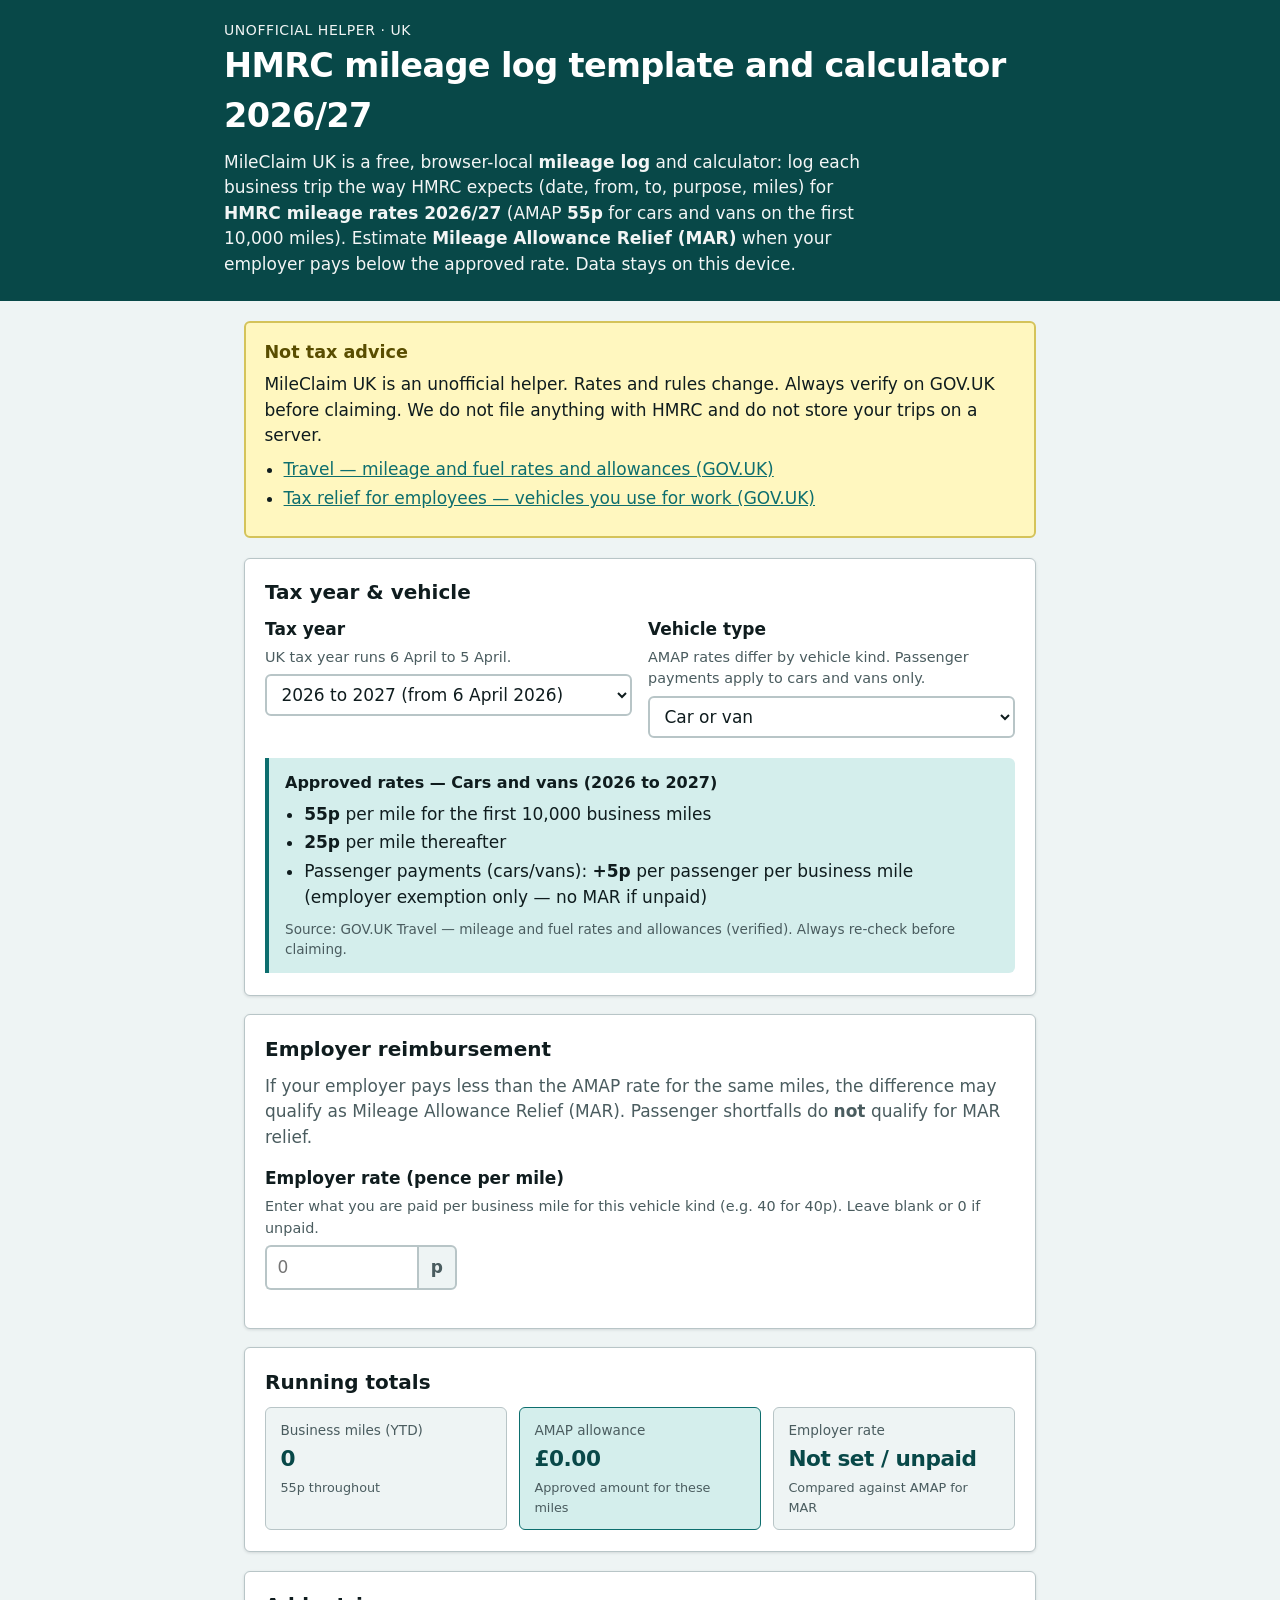
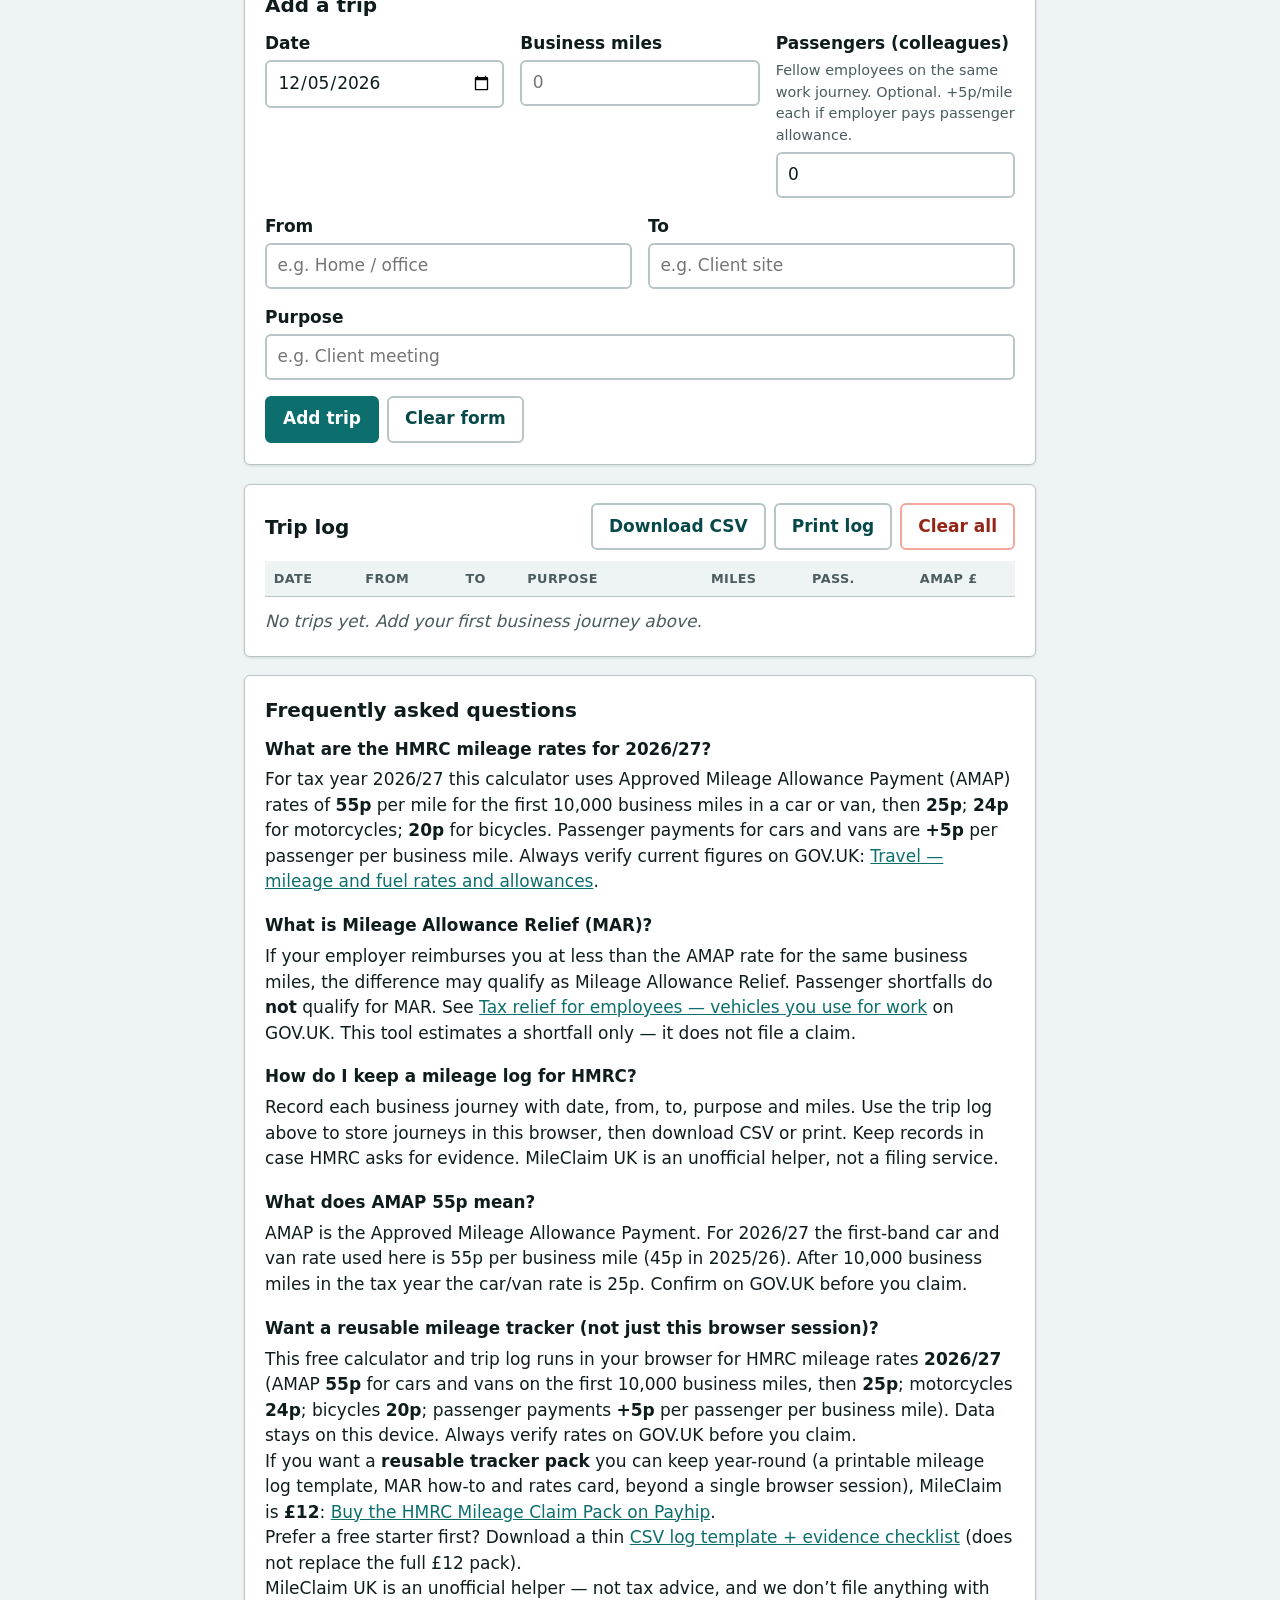
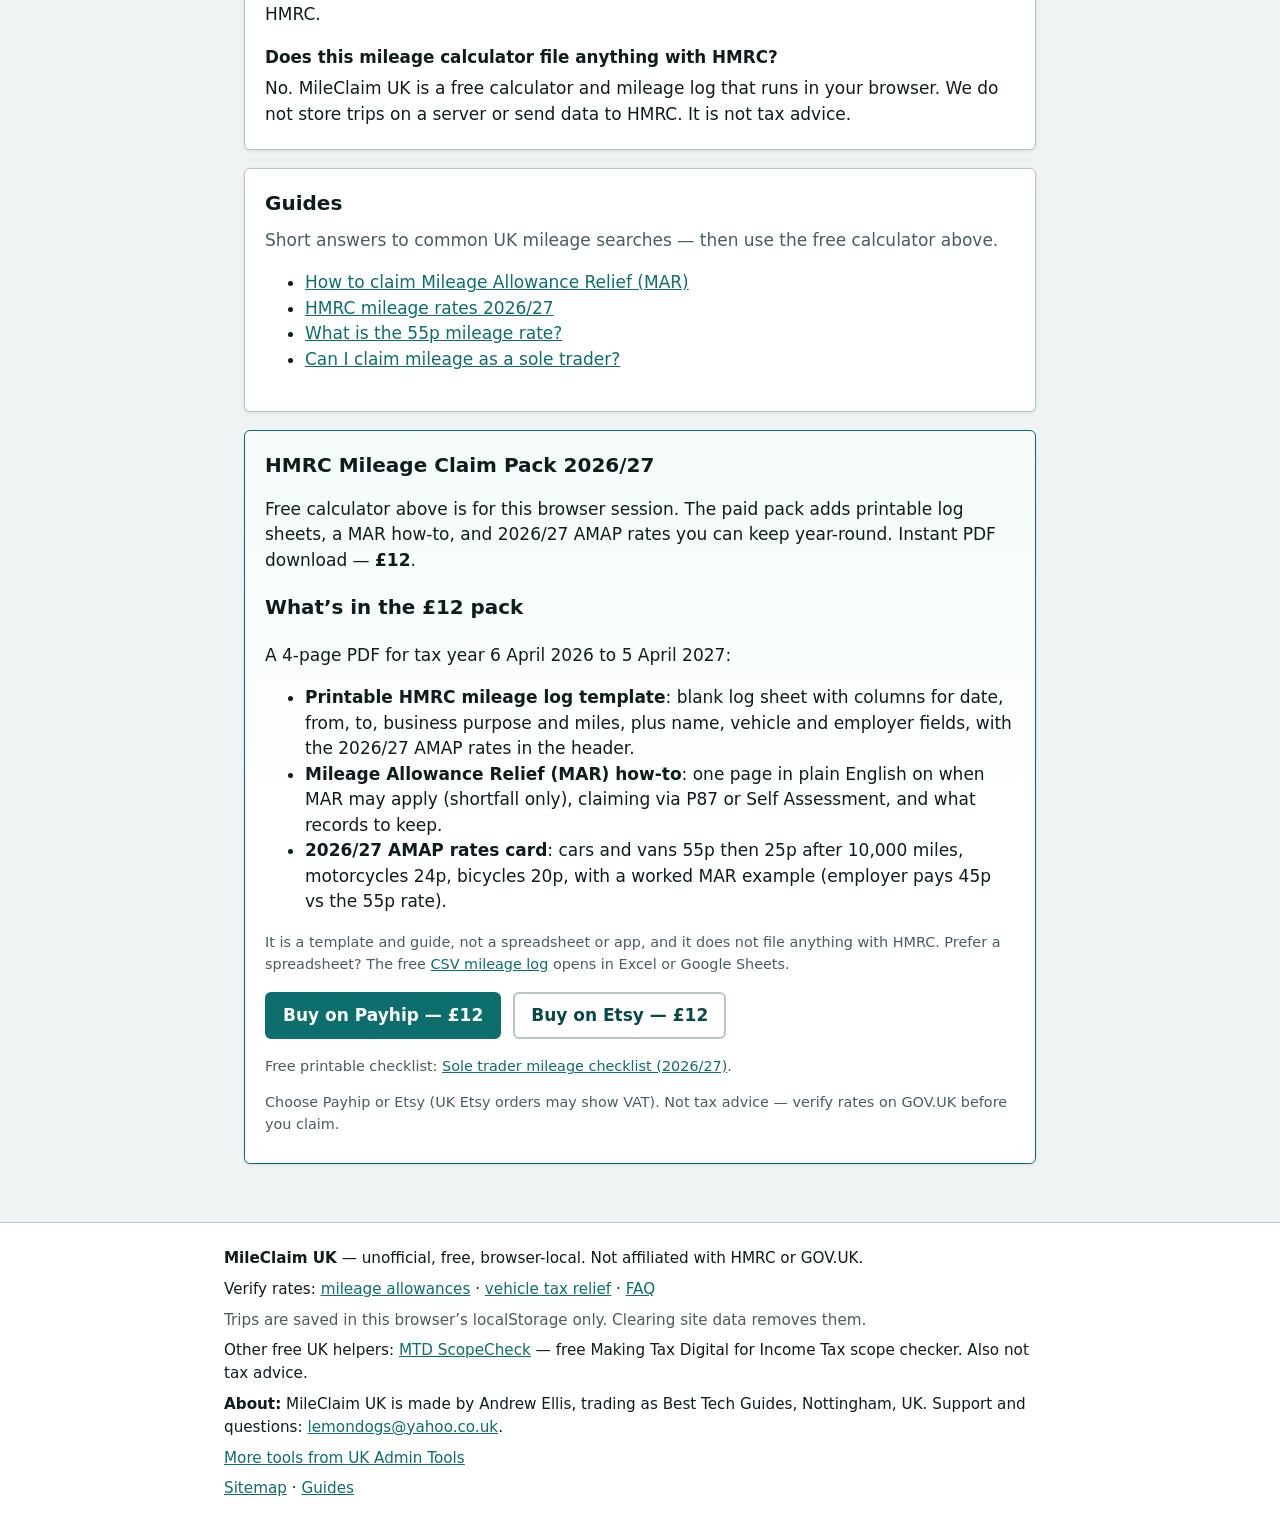
<file: index.html>
<!DOCTYPE html>
<html lang="en-GB">
<head>
  <meta name="google-site-verification" content="jDYFJ_yLCJk7lm1KtfLB4sC2fI2nokCY68dmeEaafJM" />
  <meta charset="utf-8">
  <meta name="viewport" content="width=device-width, initial-scale=1">
  <title>HMRC mileage claim calculator 2026/27 | MileClaim</title>
  <meta name="description" content="Free HMRC mileage log and calculator for 2026/27. Log trips, apply AMAP rates (55p for cars) and estimate Mileage Allowance Relief. Not tax advice.">
  <meta name="robots" content="index,follow">
  <link rel="canonical" href="https://besttechguides.github.io/mileclaim-uk/">
  <meta property="og:type" content="website">
  <meta property="og:locale" content="en_GB">
  <meta property="og:url" content="https://besttechguides.github.io/mileclaim-uk/">
  <meta property="og:site_name" content="MileClaim UK">
  <meta property="og:title" content="HMRC mileage claim calculator 2026/27 | MileClaim">
  <meta property="og:description" content="Free HMRC mileage log and calculator for 2026/27. Log trips, apply AMAP rates (55p for cars) and estimate Mileage Allowance Relief. Not tax advice.">
  <meta name="twitter:card" content="summary">
  <meta name="twitter:title" content="HMRC mileage claim calculator 2026/27 | MileClaim">
  <meta name="twitter:description" content="Free HMRC mileage log and calculator for 2026/27. Log trips, apply AMAP rates (55p for cars) and estimate Mileage Allowance Relief. Not tax advice.">
  <link rel="stylesheet" href="styles.css">
  <link rel="sitemap" type="application/xml" title="Sitemap" href="https://besttechguides.github.io/mileclaim-uk/sitemap.xml">
  <script type="application/ld+json">
  {
    "@context": "https://schema.org",
    "@type": "FAQPage",
    "mainEntity": [
      {
        "@type": "Question",
        "name": "What are the HMRC mileage rates for 2026/27?",
        "acceptedAnswer": {
          "@type": "Answer",
          "text": "For tax year 2026/27 this calculator uses Approved Mileage Allowance Payment (AMAP) rates of 55p per mile for the first 10,000 business miles in a car or van, then 25p; 24p for motorcycles; 20p for bicycles. Passenger payments for cars and vans are +5p per passenger per business mile. Always verify current figures on GOV.UK Travel — mileage and fuel rates and allowances."
        }
      },
      {
        "@type": "Question",
        "name": "What is Mileage Allowance Relief (MAR)?",
        "acceptedAnswer": {
          "@type": "Answer",
          "text": "If your employer reimburses you at less than the AMAP rate for the same business miles, the difference may qualify as Mileage Allowance Relief. Passenger shortfalls do not qualify for MAR. See Tax relief for employees — vehicles you use for work on GOV.UK. This tool estimates a shortfall only — it does not file a claim."
        }
      },
      {
        "@type": "Question",
        "name": "How do I keep a mileage log for HMRC?",
        "acceptedAnswer": {
          "@type": "Answer",
          "text": "Record each business journey with date, from, to, purpose and miles. Use the trip log to store journeys in this browser, then download CSV or print. Keep records in case HMRC asks for evidence. MileClaim UK is an unofficial helper, not a filing service."
        }
      },
      {
        "@type": "Question",
        "name": "What does AMAP 55p mean?",
        "acceptedAnswer": {
          "@type": "Answer",
          "text": "AMAP is the Approved Mileage Allowance Payment. For 2026/27 the first-band car and van rate used here is 55p per business mile (45p in 2025/26). After 10,000 business miles in the tax year the car/van rate is 25p. Confirm on GOV.UK before you claim."
        }
      },
      {
        "@type": "Question",
        "name": "Does this mileage calculator file anything with HMRC?",
        "acceptedAnswer": {
          "@type": "Answer",
          "text": "No. MileClaim UK is a free calculator and mileage log that runs in your browser. We do not store trips on a server or send data to HMRC. It is not tax advice."
        }
      }
    ]
  }
  </script>
  <script type="application/ld+json">
  {
    "@context": "https://schema.org",
    "@type": "WebApplication",
    "name": "MileClaim UK",
    "url": "https://besttechguides.github.io/mileclaim-uk/",
    "applicationCategory": "FinanceApplication",
    "operatingSystem": "Any",
    "offers": {
      "@type": "Offer",
      "price": "0",
      "priceCurrency": "GBP"
    },
    "description": "Free browser-local HMRC mileage trip log and AMAP / MAR calculator for UK tax year 2026/27."
  }
  </script>
</head>
<body>
  <a class="skip-link" href="#main">Skip to content</a>

  <header class="site-header">
    <div class="site-header__inner">
      <p class="site-header__eyebrow">Unofficial helper · UK</p>
      <h1>HMRC mileage log template and calculator 2026/27</h1>
      <p>MileClaim UK is a free, browser-local <strong>mileage log</strong> and calculator: log each business trip the way HMRC expects (date, from, to, purpose, miles) for <strong>HMRC mileage rates 2026/27</strong> (AMAP <strong>55p</strong> for cars and vans on the first 10,000 miles). Estimate <strong>Mileage Allowance Relief (MAR)</strong> when your employer pays below the approved rate. Data stays on this device.</p>
    </div>
  </header>

  <main id="main">
    <aside class="disclaimer" role="note" aria-labelledby="disclaimer-heading">
      <h2 id="disclaimer-heading">Not tax advice</h2>
      <p>MileClaim UK is an unofficial helper. Rates and rules change. Always verify on GOV.UK before claiming. We do not file anything with HMRC and do not store your trips on a server.</p>
      <ul>
        <li><a href="https://www.gov.uk/government/publications/rates-and-allowances-travel-mileage-and-fuel-allowances/travel-mileage-and-fuel-rates-and-allowances" rel="noopener noreferrer" target="_blank">Travel — mileage and fuel rates and allowances (GOV.UK)</a></li>
        <li><a href="https://www.gov.uk/tax-relief-for-employees/vehicles-you-use-for-work" rel="noopener noreferrer" target="_blank">Tax relief for employees — vehicles you use for work (GOV.UK)</a></li>
      </ul>
    </aside>

    <section class="panel" aria-labelledby="settings-heading">
      <h2 id="settings-heading">Tax year &amp; vehicle</h2>

      <div class="field-row">
        <div class="field">
          <label for="taxYear">Tax year</label>
          <span class="hint" id="taxYear-hint">UK tax year runs 6 April to 5 April.</span>
          <select id="taxYear" name="taxYear" aria-describedby="taxYear-hint">
            <option value="2026-27" selected>2026 to 2027 (from 6 April 2026)</option>
            <option value="2025-26">2025 to 2026 (legacy 45p car/van rate)</option>
          </select>
        </div>

        <div class="field">
          <label for="vehicleType">Vehicle type</label>
          <span class="hint" id="vehicle-hint">AMAP rates differ by vehicle kind. Passenger payments apply to cars and vans only.</span>
          <select id="vehicleType" name="vehicleType" aria-describedby="vehicle-hint">
            <option value="car">Car or van</option>
            <option value="motorcycle">Motorcycle</option>
            <option value="bicycle">Bicycle</option>
          </select>
        </div>
      </div>

      <div class="rates-card" id="ratesCard" aria-live="polite">
        <!-- Filled by app.js -->
      </div>
    </section>

    <section class="panel" aria-labelledby="employer-heading">
      <h2 id="employer-heading">Employer reimbursement</h2>
      <p class="lede">If your employer pays less than the AMAP rate for the same miles, the difference may qualify as Mileage Allowance Relief (MAR). Passenger shortfalls do <strong>not</strong> qualify for MAR relief.</p>

      <div class="field-row">
        <div class="field">
          <label for="employerRate">Employer rate (pence per mile)</label>
          <span class="hint" id="employer-hint">Enter what you are paid per business mile for this vehicle kind (e.g. 40 for 40p). Leave blank or 0 if unpaid.</span>
          <div class="input-suffix">
            <input type="number" id="employerRate" name="employerRate" min="0" max="999" step="0.1" inputmode="decimal" placeholder="0" aria-describedby="employer-hint">
            <span aria-hidden="true">p</span>
          </div>
        </div>
      </div>
    </section>

    <section class="panel" aria-labelledby="totals-heading">
      <h2 id="totals-heading">Running totals</h2>
      <div class="totals-grid" id="totalsGrid">
        <!-- Filled by app.js -->
      </div>
    </section>

    <section class="panel" aria-labelledby="add-heading">
      <h2 id="add-heading">Add a trip</h2>
      <form id="trip-form" novalidate>
        <div class="field-row">
          <div class="field">
            <label for="tripDate">Date</label>
            <input type="date" id="tripDate" name="tripDate" required>
          </div>
          <div class="field">
            <label for="tripMiles">Business miles</label>
            <input type="number" id="tripMiles" name="tripMiles" min="0.1" max="9999" step="0.1" inputmode="decimal" required placeholder="0">
          </div>
          <div class="field" id="passengersField">
            <label for="tripPassengers">Passengers (colleagues)</label>
            <span class="hint" id="passengers-hint">Fellow employees on the same work journey. Optional. +5p/mile each if employer pays passenger allowance.</span>
            <input type="number" id="tripPassengers" name="tripPassengers" min="0" max="20" step="1" inputmode="numeric" value="0" aria-describedby="passengers-hint">
          </div>
        </div>
        <div class="field-row">
          <div class="field">
            <label for="tripFrom">From</label>
            <input type="text" id="tripFrom" name="tripFrom" maxlength="120" autocomplete="off" placeholder="e.g. Home / office">
          </div>
          <div class="field">
            <label for="tripTo">To</label>
            <input type="text" id="tripTo" name="tripTo" maxlength="120" autocomplete="off" placeholder="e.g. Client site">
          </div>
        </div>
        <div class="field">
          <label for="tripPurpose">Purpose</label>
          <input type="text" id="tripPurpose" name="tripPurpose" maxlength="200" autocomplete="off" placeholder="e.g. Client meeting" required>
        </div>
        <div class="actions">
          <button type="submit" class="btn btn--primary">Add trip</button>
          <button type="reset" class="btn btn--secondary">Clear form</button>
        </div>
      </form>
    </section>

    <section class="panel" aria-labelledby="log-heading">
      <div class="panel__header">
        <h2 id="log-heading">Trip log</h2>
        <div class="actions actions--inline no-print">
          <button type="button" class="btn btn--secondary" id="btnCsv">Download CSV</button>
          <button type="button" class="btn btn--secondary" id="btnPrint">Print log</button>
          <button type="button" class="btn btn--danger" id="btnClear" title="Remove all trips for this tax year">Clear all</button>
        </div>
      </div>
      <div class="table-wrap">
        <table class="trip-table" id="tripTable">
          <thead>
            <tr>
              <th scope="col">Date</th>
              <th scope="col">From</th>
              <th scope="col">To</th>
              <th scope="col">Purpose</th>
              <th scope="col" class="num">Miles</th>
              <th scope="col" class="num" id="passengersCol">Pass.</th>
              <th scope="col" class="num">AMAP £</th>
              <th scope="col" class="no-print"><span class="visually-hidden">Actions</span></th>
            </tr>
          </thead>
          <tbody id="tripBody">
          </tbody>
        </table>
      </div>
      <p class="empty-state" id="emptyState">No trips yet. Add your first business journey above.</p>
    </section>


    <section class="panel faq no-print" id="faq" aria-labelledby="faq-heading">
      <h2 id="faq-heading">Frequently asked questions</h2>

      <h3>What are the HMRC mileage rates for 2026/27?</h3>
      <p>For tax year 2026/27 this calculator uses Approved Mileage Allowance Payment (AMAP) rates of <strong>55p</strong> per mile for the first 10,000 business miles in a car or van, then <strong>25p</strong>; <strong>24p</strong> for motorcycles; <strong>20p</strong> for bicycles. Passenger payments for cars and vans are <strong>+5p</strong> per passenger per business mile. Always verify current figures on GOV.UK: <a href="https://www.gov.uk/government/publications/rates-and-allowances-travel-mileage-and-fuel-allowances/travel-mileage-and-fuel-rates-and-allowances" rel="noopener noreferrer" target="_blank">Travel — mileage and fuel rates and allowances</a>.</p>

      <h3>What is Mileage Allowance Relief (MAR)?</h3>
      <p>If your employer reimburses you at less than the AMAP rate for the same business miles, the difference may qualify as Mileage Allowance Relief. Passenger shortfalls do <strong>not</strong> qualify for MAR. See <a href="https://www.gov.uk/tax-relief-for-employees/vehicles-you-use-for-work" rel="noopener noreferrer" target="_blank">Tax relief for employees — vehicles you use for work</a> on GOV.UK. This tool estimates a shortfall only — it does not file a claim.</p>

      <h3>How do I keep a mileage log for HMRC?</h3>
      <p>Record each business journey with date, from, to, purpose and miles. Use the trip log above to store journeys in this browser, then download CSV or print. Keep records in case HMRC asks for evidence. MileClaim UK is an unofficial helper, not a filing service.</p>

      <h3>What does AMAP 55p mean?</h3>
      <p>AMAP is the Approved Mileage Allowance Payment. For 2026/27 the first-band car and van rate used here is 55p per business mile (45p in 2025/26). After 10,000 business miles in the tax year the car/van rate is 25p. Confirm on GOV.UK before you claim.</p>


      <h3>Want a reusable mileage tracker (not just this browser session)?</h3>
      <p>This free calculator and trip log runs in your browser for HMRC mileage rates <strong>2026/27</strong> (AMAP <strong>55p</strong> for cars and vans on the first 10,000 business miles, then <strong>25p</strong>; motorcycles <strong>24p</strong>; bicycles <strong>20p</strong>; passenger payments <strong>+5p</strong> per passenger per business mile). Data stays on this device. Always verify rates on GOV.UK before you claim.</p>
      <p>If you want a <strong>reusable tracker pack</strong> you can keep year-round (a printable mileage log template, MAR how-to and rates card, beyond a single browser session), MileClaim is <strong>£12</strong>: <a href="https://payhip.com/b/d2CPD" rel="noopener noreferrer" target="_blank">Buy the HMRC Mileage Claim Pack on Payhip</a>.</p>
      <p>Prefer a free starter first? Download a thin <a href="./freebie/">CSV log template + evidence checklist</a> (does not replace the full £12 pack).</p>
      <p>MileClaim UK is an unofficial helper — not tax advice, and we don’t file anything with HMRC.</p>

      <h3>Does this mileage calculator file anything with HMRC?</h3>
      <p>No. MileClaim UK is a free calculator and mileage log that runs in your browser. We do not store trips on a server or send data to HMRC. It is not tax advice.</p>
    </section>


    <section class="panel no-print" aria-labelledby="guides-heading">
      <h2 id="guides-heading">Guides</h2>
      <p class="lede">Short answers to common UK mileage searches — then use the free calculator above.</p>
      <ul>
        <li><a href="guides/mileage-allowance-relief/">How to claim Mileage Allowance Relief (MAR)</a></li>
        <li><a href="guides/hmrc-mileage-rates-2026-27/">HMRC mileage rates 2026/27</a></li>
        <li><a href="guides/55p-mileage-rate/">What is the 55p mileage rate?</a></li>
        <li><a href="guides/sole-trader-mileage/">Can I claim mileage as a sole trader?</a></li>
      </ul>
    </section>

    <section class="panel pack no-print" id="pack" aria-labelledby="pack-heading">
      <h2 id="pack-heading">HMRC Mileage Claim Pack 2026/27</h2>
      <p>Free calculator above is for this browser session. The paid pack adds printable log sheets, a MAR how-to, and 2026/27 AMAP rates you can keep year-round. Instant PDF download — <strong>£12</strong>.</p>
      <h3>What’s in the £12 pack</h3>
      <p>A 4-page PDF for tax year 6 April 2026 to 5 April 2027:</p>
      <ul>
        <li><strong>Printable HMRC mileage log template</strong>: blank log sheet with columns for date, from, to, business purpose and miles, plus name, vehicle and employer fields, with the 2026/27 AMAP rates in the header.</li>
        <li><strong>Mileage Allowance Relief (MAR) how-to</strong>: one page in plain English on when MAR may apply (shortfall only), claiming via P87 or Self Assessment, and what records to keep.</li>
        <li><strong>2026/27 AMAP rates card</strong>: cars and vans 55p then 25p after 10,000 miles, motorcycles 24p, bicycles 20p, with a worked MAR example (employer pays 45p vs the 55p rate).</li>
      </ul>
      <p class="hint">It is a template and guide, not a spreadsheet or app, and it does not file anything with HMRC. Prefer a spreadsheet? The free <a href="freebie/">CSV mileage log</a> opens in Excel or Google Sheets.</p>
      <p class="pack__ctas">
        <a class="btn btn--primary" href="https://payhip.com/b/d2CPD" id="packCta" target="_blank" rel="noopener noreferrer">Buy on Payhip — £12</a>
        <a class="btn btn--secondary" href="https://www.etsy.com/uk/listing/4578489364/hmrc-mileage-claim-pack-202627-uk" id="packCtaEtsy" target="_blank" rel="noopener noreferrer">Buy on Etsy — £12</a>
      </p>
      <p class="hint">Free printable checklist: <a href="freebie/">Sole trader mileage checklist (2026/27)</a>.</p>
      <p class="hint">Choose Payhip or Etsy (UK Etsy orders may show VAT). Not tax advice — verify rates on GOV.UK before you claim.</p>
    </section>
  </main>

  <footer class="site-footer">
    <div class="site-footer__inner">
      <p><strong>MileClaim UK</strong> — unofficial, free, browser-local. Not affiliated with HMRC or GOV.UK.</p>
      <p>Verify rates: <a href="https://www.gov.uk/government/publications/rates-and-allowances-travel-mileage-and-fuel-allowances/travel-mileage-and-fuel-rates-and-allowances" rel="noopener noreferrer" target="_blank">mileage allowances</a> · <a href="https://www.gov.uk/tax-relief-for-employees/vehicles-you-use-for-work" rel="noopener noreferrer" target="_blank">vehicle tax relief</a> · <a href="#faq">FAQ</a></p>
      <p class="muted">Trips are saved in this browser’s localStorage only. Clearing site data removes them.</p>
      <p>Other free UK helpers: <a href="https://besttechguides.github.io/mtd-scopecheck/" rel="noopener noreferrer">MTD ScopeCheck</a> — free Making Tax Digital for Income Tax scope checker. Also not tax advice.</p>
      <p id="about"><strong>About:</strong> MileClaim UK is made by Andrew Ellis, trading as Best Tech Guides, Nottingham, UK. Support and questions: <a href="mailto:lemondogs@yahoo.co.uk">lemondogs@yahoo.co.uk</a>.</p>
      <p><a href="https://besttechguides.github.io/">More tools from UK Admin Tools</a></p>
      <p><a href="https://besttechguides.github.io/mileclaim-uk/sitemap.xml">Sitemap</a> · <a href="guides/mileage-allowance-relief/">Guides</a></p>
    </div>
  </footer>

  <script src="app.js"></script>
</body>
</html>
</file>
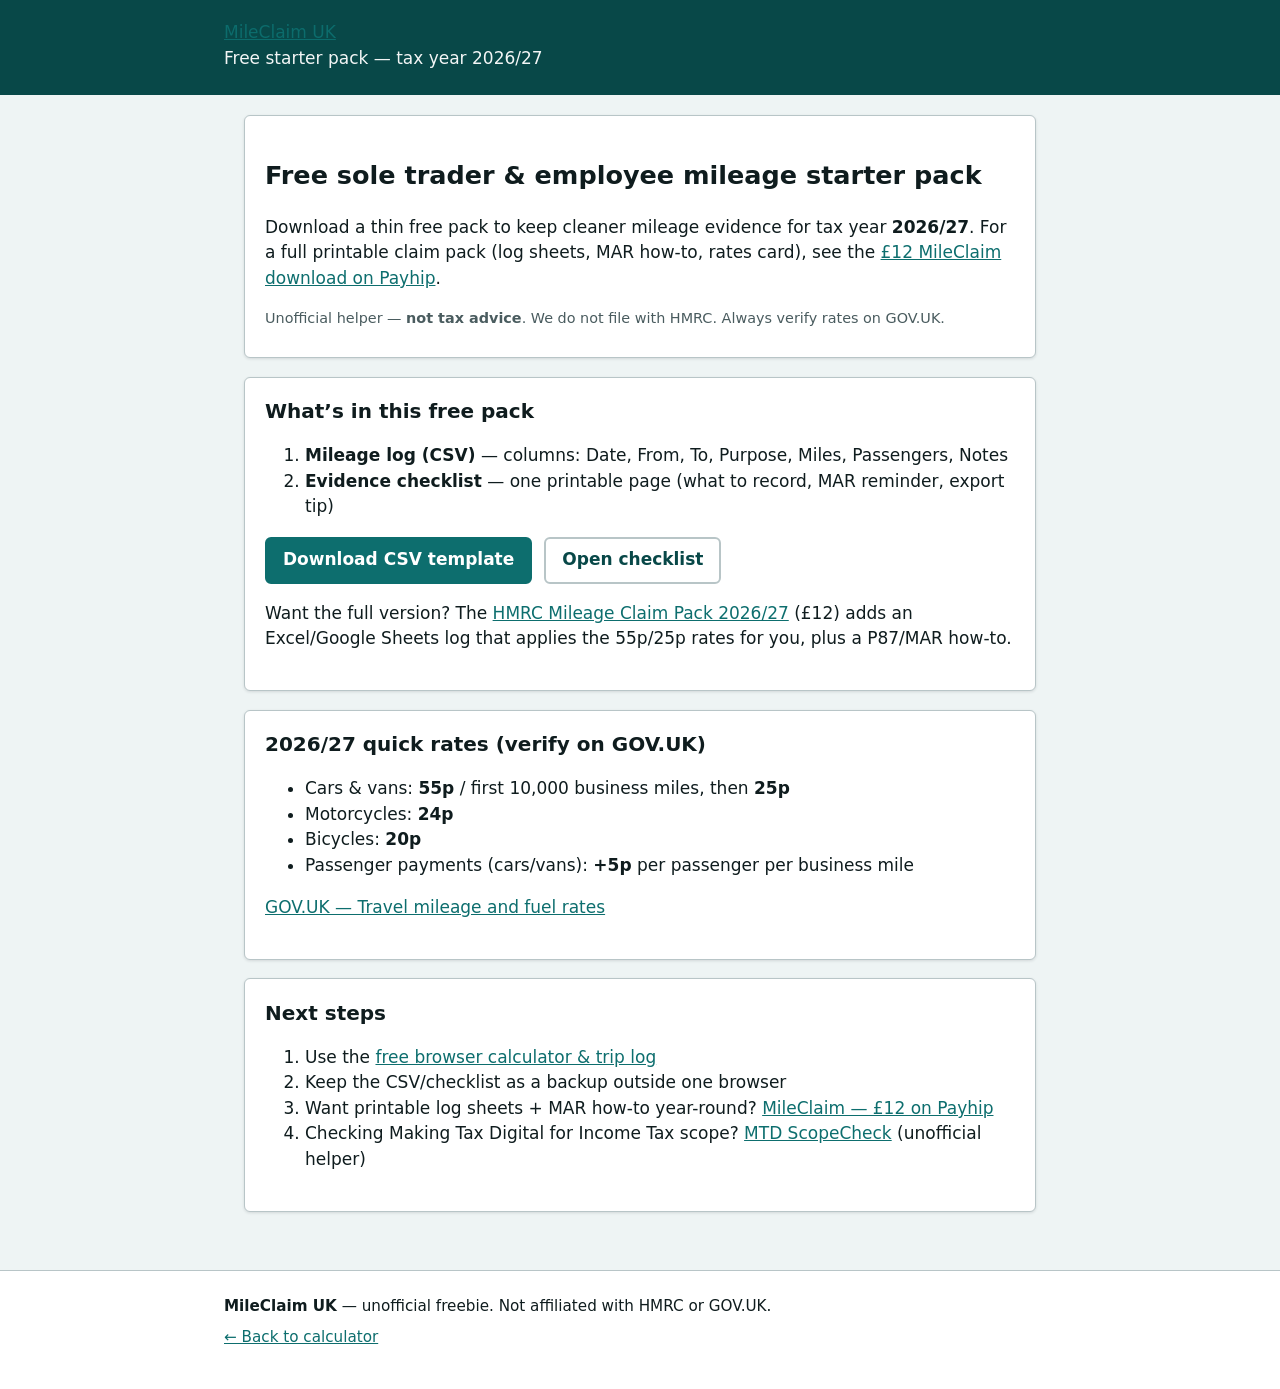
<file: freebie/index.html>
<!DOCTYPE html>
<html lang="en-GB">
<head>
  <meta charset="utf-8">
  <meta name="viewport" content="width=device-width, initial-scale=1">
  <title>HMRC mileage log template 2026/27 (free) | MileClaim</title>
  <meta name="description" content="Free CSV mileage log and evidence checklist for tax year 2026/27. Unofficial helper — not tax advice. Always verify rates on GOV.UK.">
  <meta name="robots" content="index,follow">
  <link rel="canonical" href="https://besttechguides.github.io/mileclaim-uk/freebie/">
  <meta property="og:type" content="website">
  <meta property="og:locale" content="en_GB">
  <meta property="og:url" content="https://besttechguides.github.io/mileclaim-uk/freebie/">
  <meta property="og:site_name" content="MileClaim UK">
  <meta property="og:title" content="HMRC mileage log template 2026/27 (free) | MileClaim">
  <meta property="og:description" content="Free CSV mileage log and evidence checklist for tax year 2026/27. Unofficial helper — not tax advice. Always verify rates on GOV.UK.">
  <link rel="stylesheet" href="../styles.css">
</head>
<body>
  <header class="site-header">
    <div class="site-header__inner">
      <p class="brand"><a href="../">MileClaim UK</a></p>
      <p class="tagline">Free starter pack — tax year 2026/27</p>
    </div>
  </header>

  <main>
    <section class="panel hero">
      <h1>Free sole trader &amp; employee mileage starter pack</h1>
      <p>Download a thin free pack to keep cleaner mileage evidence for tax year <strong>2026/27</strong>. For a full printable claim pack (log sheets, MAR how-to, rates card), see the <a href="https://payhip.com/b/d2CPD" rel="noopener noreferrer" target="_blank">£12 MileClaim download on Payhip</a>.</p>
      <p class="hint">Unofficial helper — <strong>not tax advice</strong>. We do not file with HMRC. Always verify rates on GOV.UK.</p>
    </section>

    <section class="panel" aria-labelledby="downloads-heading">
      <h2 id="downloads-heading">What’s in this free pack</h2>
      <ol>
        <li><strong>Mileage log (CSV)</strong> — columns: Date, From, To, Purpose, Miles, Passengers, Notes</li>
        <li><strong>Evidence checklist</strong> — one printable page (what to record, MAR reminder, export tip)</li>
      </ol>
      <p class="pack__ctas">
        <a class="btn btn--primary" href="./mileage-log-2026-27.csv" download>Download CSV template</a>
        <a class="btn btn--secondary" href="./mileage-evidence-checklist.html">Open checklist</a>
      </p>
      <p>Want the full version? The <a href="https://payhip.com/b/d2CPD" rel="noopener noreferrer" target="_blank">HMRC Mileage Claim Pack 2026/27</a> (£12) adds an Excel/Google Sheets log that applies the 55p/25p rates for you, plus a P87/MAR how-to.</p>
    </section>

    <section class="panel" aria-labelledby="rates-heading">
      <h2 id="rates-heading">2026/27 quick rates (verify on GOV.UK)</h2>
      <ul>
        <li>Cars &amp; vans: <strong>55p</strong> / first 10,000 business miles, then <strong>25p</strong></li>
        <li>Motorcycles: <strong>24p</strong></li>
        <li>Bicycles: <strong>20p</strong></li>
        <li>Passenger payments (cars/vans): <strong>+5p</strong> per passenger per business mile</li>
      </ul>
      <p><a href="https://www.gov.uk/government/publications/rates-and-allowances-travel-mileage-and-fuel-allowances/travel-mileage-and-fuel-rates-and-allowances" rel="noopener noreferrer" target="_blank">GOV.UK — Travel mileage and fuel rates</a></p>
    </section>

    <section class="panel" aria-labelledby="next-heading">
      <h2 id="next-heading">Next steps</h2>
      <ol>
        <li>Use the <a href="../">free browser calculator &amp; trip log</a></li>
        <li>Keep the CSV/checklist as a backup outside one browser</li>
        <li>Want printable log sheets + MAR how-to year-round? <a href="https://payhip.com/b/d2CPD" rel="noopener noreferrer" target="_blank">MileClaim — £12 on Payhip</a></li>
        <li>Checking Making Tax Digital for Income Tax scope? <a href="https://besttechguides.github.io/mtd-scopecheck/" rel="noopener noreferrer">MTD ScopeCheck</a> (unofficial helper)</li>
      </ol>
    </section>
  </main>

  <footer class="site-footer">
    <div class="site-footer__inner">
      <p><strong>MileClaim UK</strong> — unofficial freebie. Not affiliated with HMRC or GOV.UK.</p>
      <p><a href="../">← Back to calculator</a></p>
    </div>
  </footer>
</body>
</html>
</file>
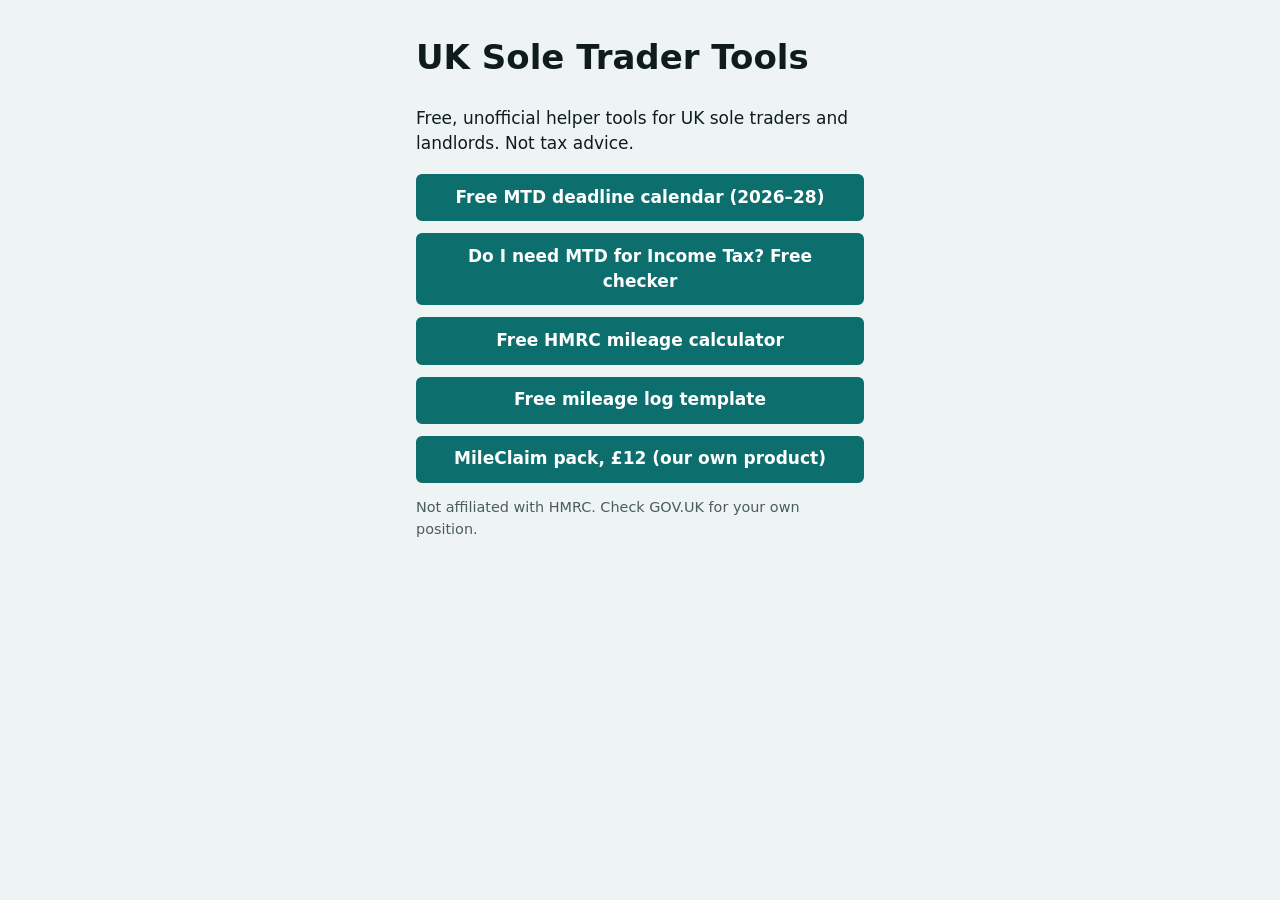
<file: links/index.html>
<!doctype html>
<html lang="en-GB"><head><meta charset="utf-8"><meta name="viewport" content="width=device-width,initial-scale=1">
<title>UK Sole Trader Tools: free tax helpers</title>
<meta name="description" content="Free, unofficial UK tax helper tools for sole traders and landlords: mileage calculator, MTD scope checker and MTD deadline calendar.">
<link rel="stylesheet" href="../styles.css">
<style>.links{max-width:480px;margin:2rem auto;padding:0 1rem}.links a.btn{display:block;text-align:center;margin:.75rem 0}</style>
</head><body><main class="links">
<h1>UK Sole Trader Tools</h1>
<p>Free, unofficial helper tools for UK sole traders and landlords. Not tax advice.</p>
<a class="btn btn--primary" href="https://payhip.com/b/mdgKk">Free MTD deadline calendar (2026&ndash;28)</a>
<a class="btn btn--primary" href="https://besttechguides.github.io/mtd-scopecheck/">Do I need MTD for Income Tax? Free checker</a>
<a class="btn btn--primary" href="https://besttechguides.github.io/mileclaim-uk/">Free HMRC mileage calculator</a>
<a class="btn btn--primary" href="https://besttechguides.github.io/mileclaim-uk/freebie/">Free mileage log template</a>
<a class="btn btn--primary" href="https://payhip.com/b/d2CPD">MileClaim pack, &pound;12 (our own product)</a>
<p class="hint">Not affiliated with HMRC. Check GOV.UK for your own position.</p>
</main></body></html>
</file>
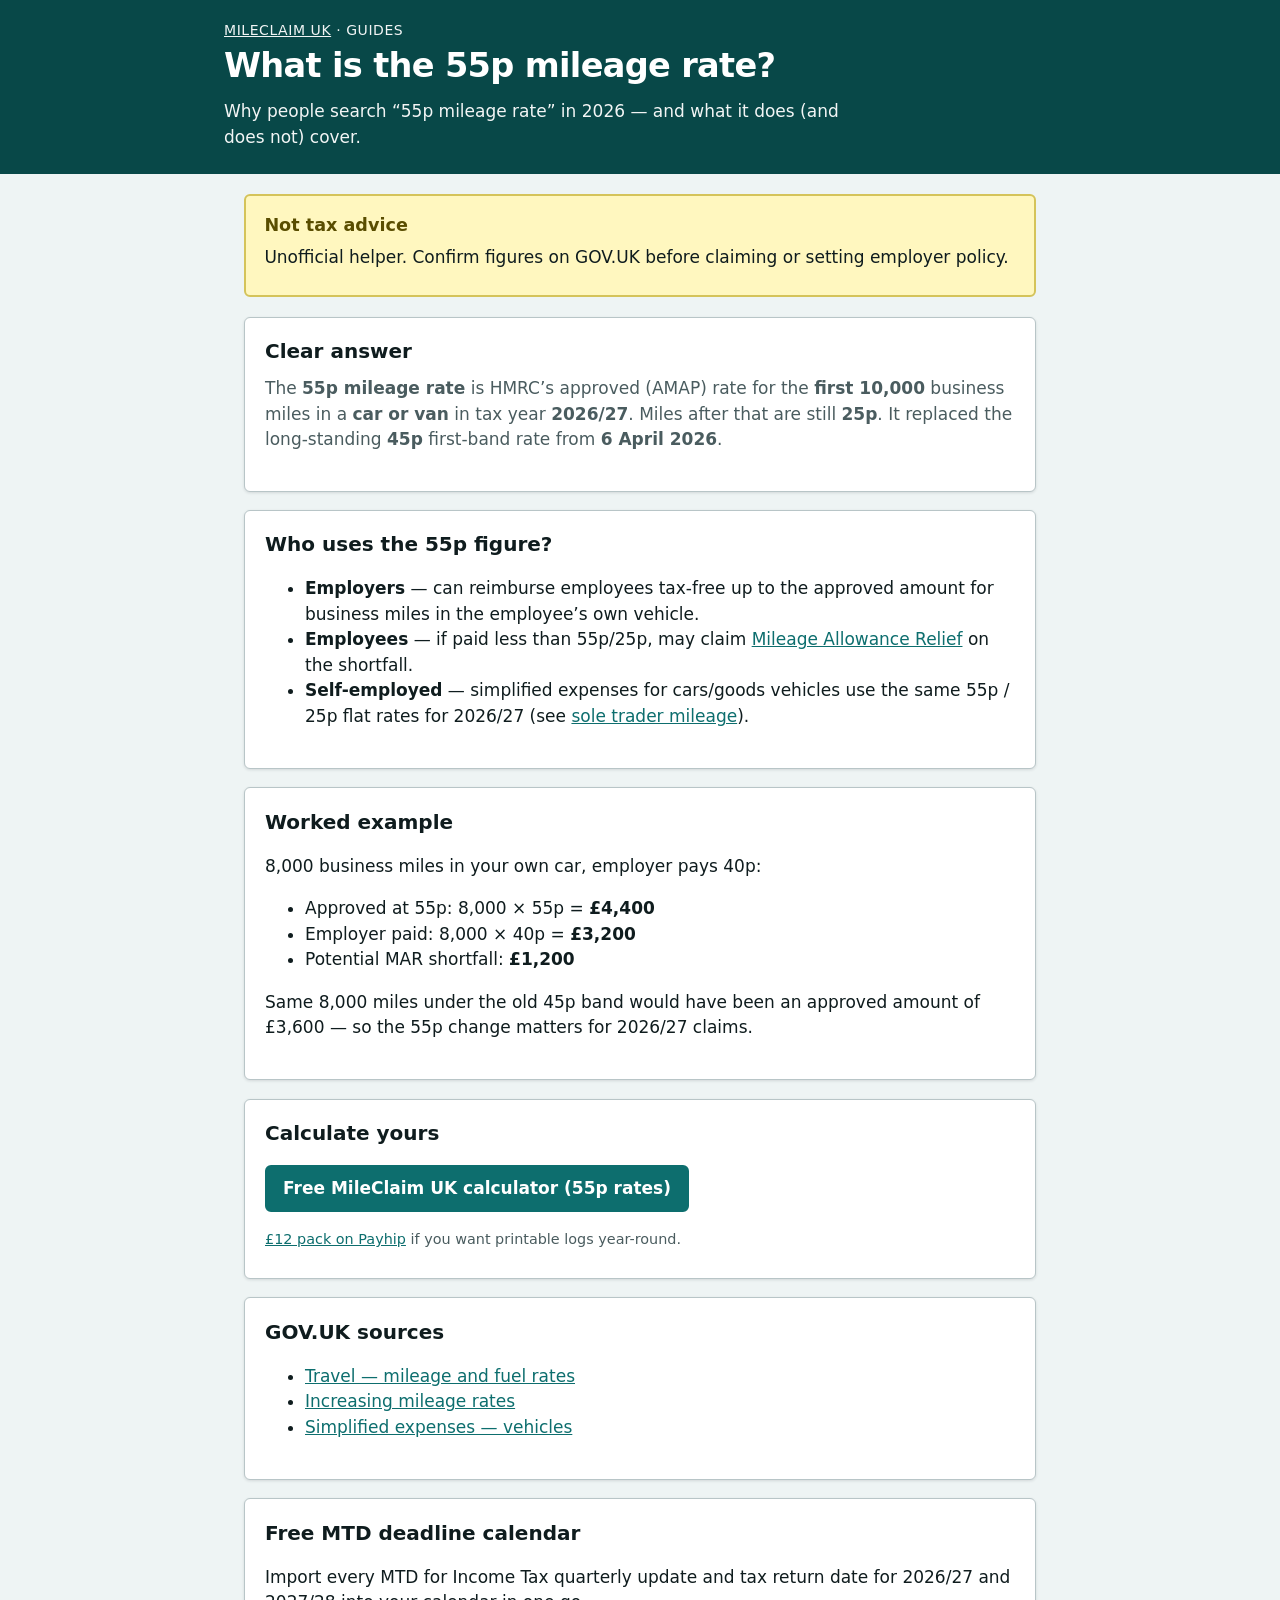
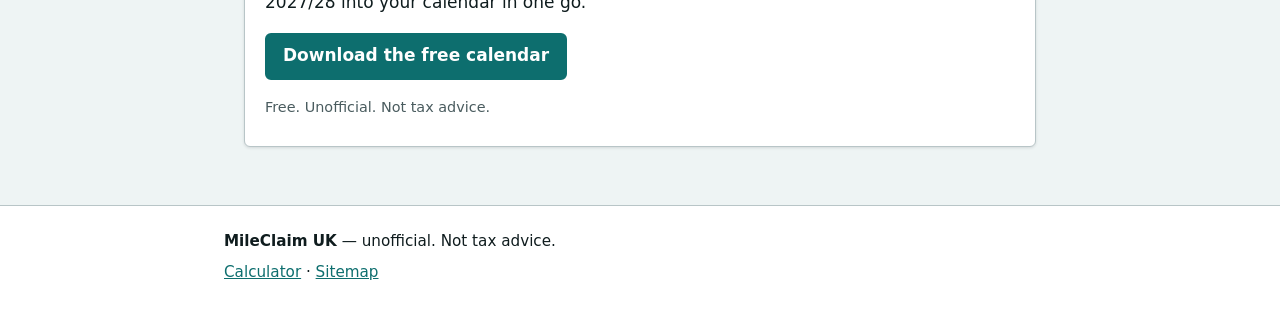
<file: guides/55p-mileage-rate/index.html>
<!DOCTYPE html>
<html lang="en-GB">
<head>
  <meta charset="utf-8">
  <meta name="viewport" content="width=device-width, initial-scale=1">
  <title>What is the 55p mileage rate? HMRC AMAP 2026/27 explained | MileClaim</title>
  <meta name="description" content="The 55p mileage rate is HMRC’s 2026/27 approved rate for the first 10,000 car or van business miles. How it works for employees and sole traders. Free calculator. Not tax advice.">
  <meta name="robots" content="index,follow">
  <link rel="canonical" href="https://besttechguides.github.io/mileclaim-uk/guides/55p-mileage-rate/">
  <link rel="sitemap" type="application/xml" title="Sitemap" href="https://besttechguides.github.io/mileclaim-uk/sitemap.xml">
  <meta property="og:type" content="article">
  <meta property="og:locale" content="en_GB">
  <meta property="og:url" content="https://besttechguides.github.io/mileclaim-uk/guides/55p-mileage-rate/">
  <meta property="og:title" content="What is the 55p mileage rate?">
  <meta property="og:description" content="HMRC raised the first-band car/van AMAP rate to 55p from 6 April 2026. Plain-English explanation and example.">
  <link rel="stylesheet" href="../../styles.css">
  <script type="application/ld+json">
  {
    "@context": "https://schema.org",
    "@type": "FAQPage",
    "mainEntity": [
      {
        "@type": "Question",
        "name": "What does the 55p mileage rate mean?",
        "acceptedAnswer": {
          "@type": "Answer",
          "text": "55p per mile is HMRC’s Approved Mileage Allowance Payment rate for the first 10,000 business miles in a car or van in tax year 2026/27. After 10,000 miles the rate is 25p. It replaced the previous 45p first-band rate from 6 April 2026."
        }
      },
      {
        "@type": "Question",
        "name": "Does the 55p rate apply to motorcycles and bikes?",
        "acceptedAnswer": {
          "@type": "Answer",
          "text": "No. Motorcycles stay at 24p and bicycles at 20p for 2026/27. Only the car and van first-band rate moved from 45p to 55p."
        }
      }
    ]
  }
  </script>
</head>
<body>
  <a class="skip-link" href="#main">Skip to content</a>
  <header class="site-header">
    <div class="site-header__inner">
      <p class="site-header__eyebrow"><a href="../../" style="color:inherit">MileClaim UK</a> · Guides</p>
      <h1>What is the 55p mileage rate?</h1>
      <p>Why people search “55p mileage rate” in 2026 — and what it does (and does not) cover.</p>
    </div>
  </header>

  <main id="main">
    <aside class="disclaimer" role="note">
      <h2>Not tax advice</h2>
      <p>Unofficial helper. Confirm figures on GOV.UK before claiming or setting employer policy.</p>
    </aside>

    <section class="panel">
      <h2>Clear answer</h2>
      <p class="lede">The <strong>55p mileage rate</strong> is HMRC’s approved (AMAP) rate for the <strong>first 10,000</strong> business miles in a <strong>car or van</strong> in tax year <strong>2026/27</strong>. Miles after that are still <strong>25p</strong>. It replaced the long-standing <strong>45p</strong> first-band rate from <strong>6 April 2026</strong>.</p>
    </section>

    <section class="panel">
      <h2>Who uses the 55p figure?</h2>
      <ul>
        <li><strong>Employers</strong> — can reimburse employees tax-free up to the approved amount for business miles in the employee’s own vehicle.</li>
        <li><strong>Employees</strong> — if paid less than 55p/25p, may claim <a href="../mileage-allowance-relief/">Mileage Allowance Relief</a> on the shortfall.</li>
        <li><strong>Self-employed</strong> — simplified expenses for cars/goods vehicles use the same 55p / 25p flat rates for 2026/27 (see <a href="../sole-trader-mileage/">sole trader mileage</a>).</li>
      </ul>
    </section>

    <section class="panel">
      <h2>Worked example</h2>
      <p>8,000 business miles in your own car, employer pays 40p:</p>
      <ul>
        <li>Approved at 55p: 8,000 × 55p = <strong>£4,400</strong></li>
        <li>Employer paid: 8,000 × 40p = <strong>£3,200</strong></li>
        <li>Potential MAR shortfall: <strong>£1,200</strong></li>
      </ul>
      <p>Same 8,000 miles under the old 45p band would have been an approved amount of £3,600 — so the 55p change matters for 2026/27 claims.</p>
    </section>

    <section class="panel">
      <h2>Calculate yours</h2>
      <p><a class="btn btn--primary" href="../../">Free MileClaim UK calculator (55p rates)</a></p>
      <p class="hint"><a href="https://payhip.com/b/d2CPD" rel="noopener noreferrer" target="_blank">£12 pack on Payhip</a> if you want printable logs year-round.</p>
    </section>

    <section class="panel sources">
      <h2>GOV.UK sources</h2>
      <ul>
        <li><a href="https://www.gov.uk/government/publications/rates-and-allowances-travel-mileage-and-fuel-allowances/travel-mileage-and-fuel-rates-and-allowances" rel="noopener noreferrer" target="_blank">Travel — mileage and fuel rates</a></li>
        <li><a href="https://www.gov.uk/government/publications/increase-to-approved-mileage-allowance-payments-amaps-and-self-employed-simplified-mileage-rates/increasing-mileage-rates" rel="noopener noreferrer" target="_blank">Increasing mileage rates</a></li>
        <li><a href="https://www.gov.uk/simpler-income-tax-simplified-expenses/vehicles" rel="noopener noreferrer" target="_blank">Simplified expenses — vehicles</a></li>
      </ul>
    </section>
  <section class="panel no-print" aria-labelledby="mtd-cal-cta-b">
  <h2 id="mtd-cal-cta-b">Free MTD deadline calendar</h2>
  <p>Import every MTD for Income Tax quarterly update and tax return date for 2026/27 and 2027/28 into your calendar in one go.</p>
  <p><a class="btn btn--primary" href="https://payhip.com/b/mdgKk" target="_blank" rel="noopener">Download the free calendar</a></p>
  <p class="hint">Free. Unofficial. Not tax advice.</p>
</section>
</main>

  <footer class="site-footer">
    <div class="site-footer__inner">
      <p><strong>MileClaim UK</strong> — unofficial. Not tax advice.</p>
      <p><a href="../../">Calculator</a> · <a href="https://besttechguides.github.io/mileclaim-uk/sitemap.xml">Sitemap</a></p>
    </div>
  </footer>
</body>
</html>
</file>
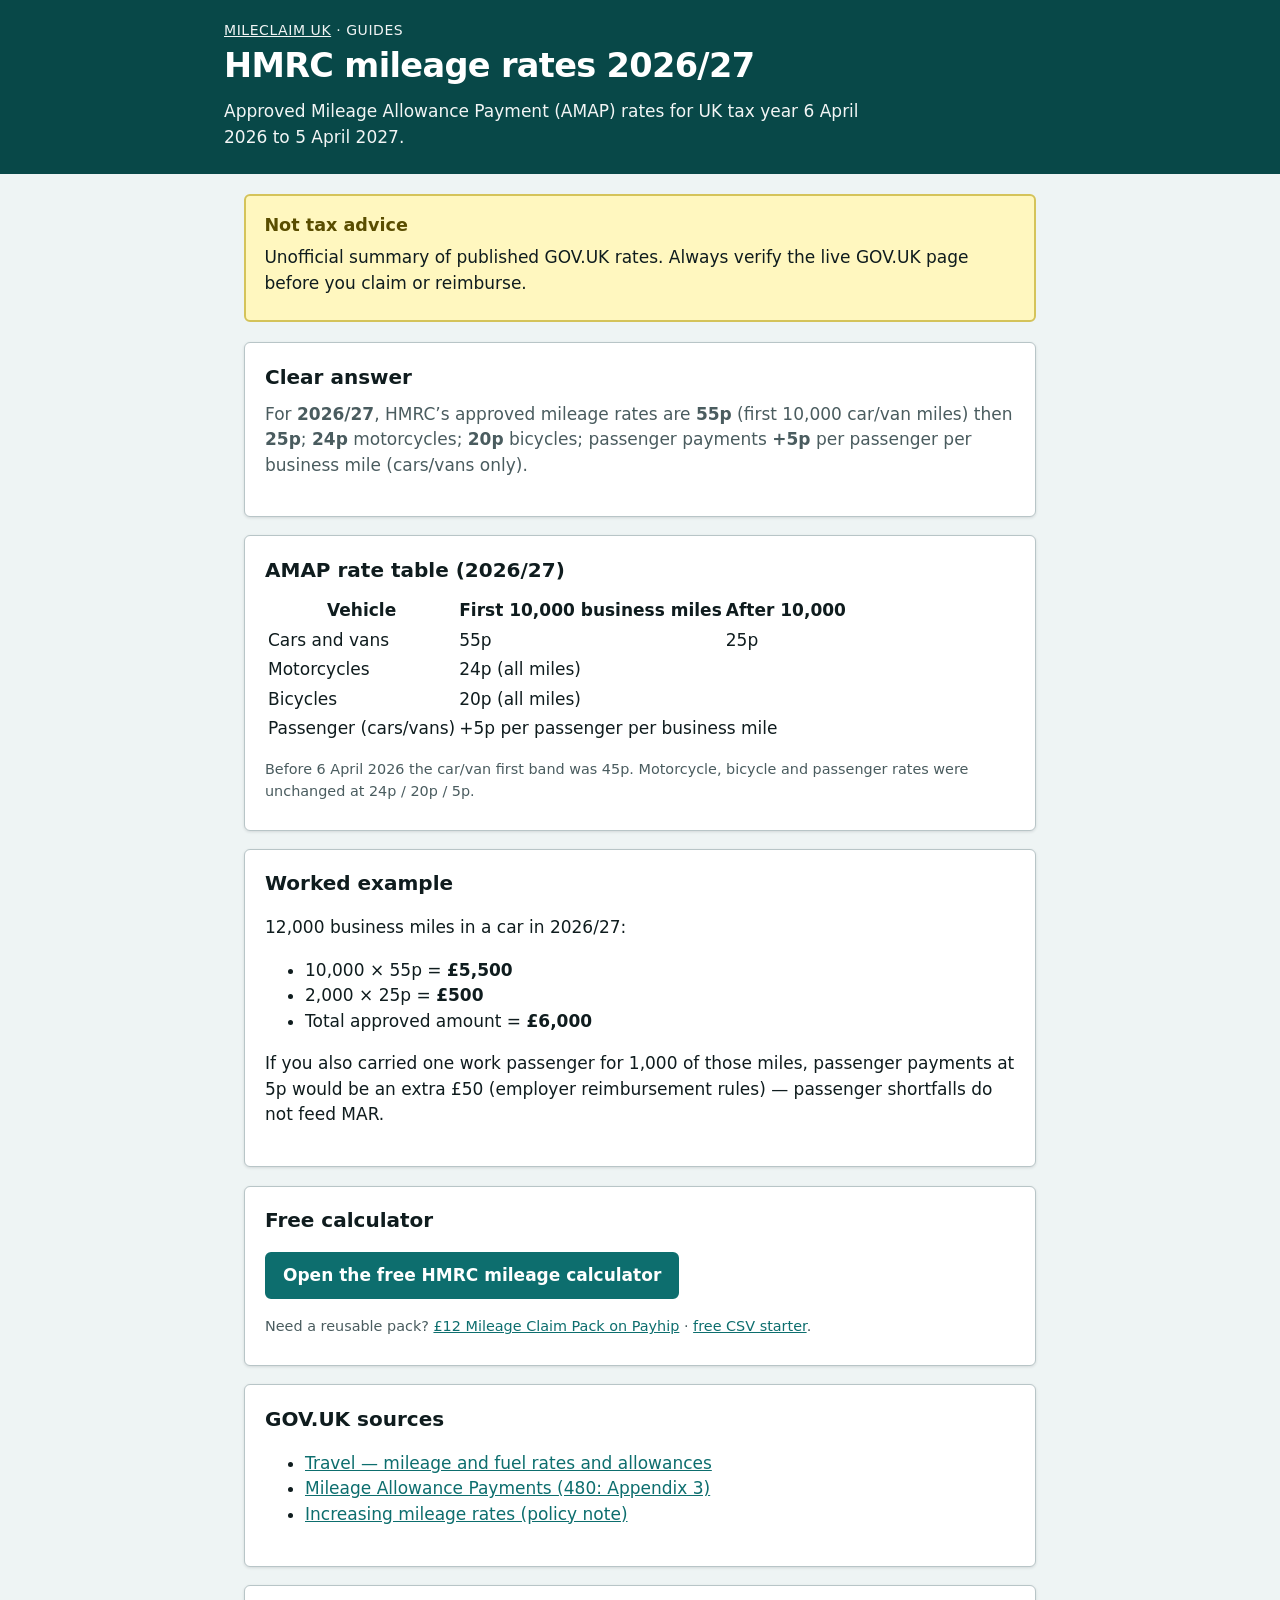
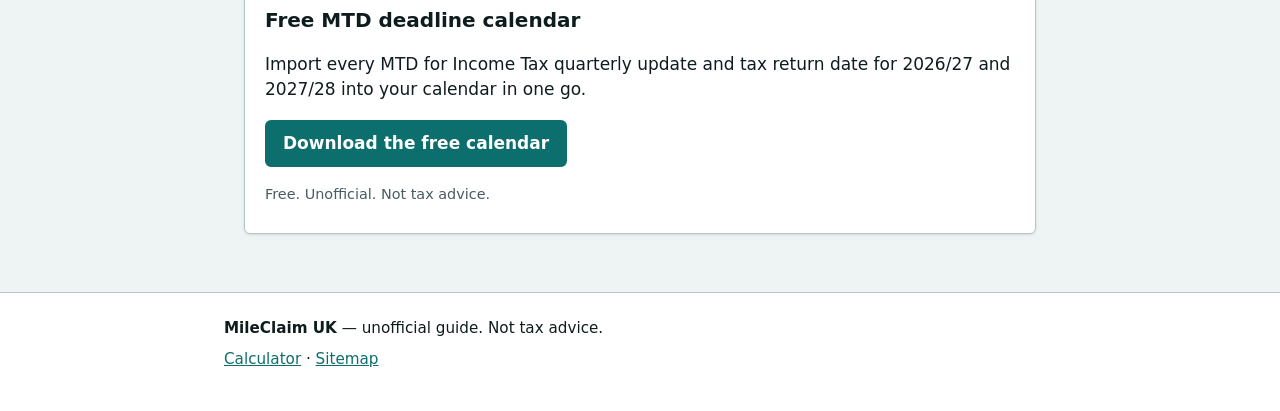
<file: guides/hmrc-mileage-rates-2026-27/index.html>
<!DOCTYPE html>
<html lang="en-GB">
<head>
  <meta charset="utf-8">
  <meta name="viewport" content="width=device-width, initial-scale=1">
  <title>HMRC mileage rates 2026/27 — 55p cars, 24p moto, 20p bike | MileClaim</title>
  <meta name="description" content="HMRC Approved Mileage Allowance Payment rates for tax year 2026/27: cars/vans 55p then 25p, motorcycles 24p, bicycles 20p, +5p passenger. Free calculator. Not tax advice.">
  <meta name="robots" content="index,follow">
  <link rel="canonical" href="https://besttechguides.github.io/mileclaim-uk/guides/hmrc-mileage-rates-2026-27/">
  <link rel="sitemap" type="application/xml" title="Sitemap" href="https://besttechguides.github.io/mileclaim-uk/sitemap.xml">
  <meta property="og:type" content="article">
  <meta property="og:locale" content="en_GB">
  <meta property="og:url" content="https://besttechguides.github.io/mileclaim-uk/guides/hmrc-mileage-rates-2026-27/">
  <meta property="og:title" content="HMRC mileage rates 2026/27 — AMAP table">
  <meta property="og:description" content="Official AMAP figures for 2026/27: 55p/25p cars, 24p motorcycles, 20p bicycles, +5p passenger.">
  <link rel="stylesheet" href="../../styles.css">
  <script type="application/ld+json">
  {
    "@context": "https://schema.org",
    "@type": "FAQPage",
    "mainEntity": [
      {
        "@type": "Question",
        "name": "What are the HMRC mileage rates for 2026/27?",
        "acceptedAnswer": {
          "@type": "Answer",
          "text": "Cars and vans: 55p per business mile for the first 10,000 miles in the tax year, then 25p. Motorcycles: 24p. Bicycles: 20p. Passenger payments for cars and vans: 5p per passenger per business mile. Confirm on GOV.UK."
        }
      },
      {
        "@type": "Question",
        "name": "When did the 55p car mileage rate start?",
        "acceptedAnswer": {
          "@type": "Answer",
          "text": "The increase from 45p to 55p for the first 10,000 car and van business miles applies from tax year 2026 to 2027 (from 6 April 2026). Rates before 6 April 2026 used 45p for that first band."
        }
      }
    ]
  }
  </script>
</head>
<body>
  <a class="skip-link" href="#main">Skip to content</a>
  <header class="site-header">
    <div class="site-header__inner">
      <p class="site-header__eyebrow"><a href="../../" style="color:inherit">MileClaim UK</a> · Guides</p>
      <h1>HMRC mileage rates 2026/27</h1>
      <p>Approved Mileage Allowance Payment (AMAP) rates for UK tax year 6 April 2026 to 5 April 2027.</p>
    </div>
  </header>

  <main id="main">
    <aside class="disclaimer" role="note">
      <h2>Not tax advice</h2>
      <p>Unofficial summary of published GOV.UK rates. Always verify the live GOV.UK page before you claim or reimburse.</p>
    </aside>

    <section class="panel">
      <h2>Clear answer</h2>
      <p class="lede">For <strong>2026/27</strong>, HMRC’s approved mileage rates are <strong>55p</strong> (first 10,000 car/van miles) then <strong>25p</strong>; <strong>24p</strong> motorcycles; <strong>20p</strong> bicycles; passenger payments <strong>+5p</strong> per passenger per business mile (cars/vans only).</p>
    </section>

    <section class="panel">
      <h2>AMAP rate table (2026/27)</h2>
      <table>
        <thead>
          <tr><th>Vehicle</th><th>First 10,000 business miles</th><th>After 10,000</th></tr>
        </thead>
        <tbody>
          <tr><td>Cars and vans</td><td>55p</td><td>25p</td></tr>
          <tr><td>Motorcycles</td><td colspan="2">24p (all miles)</td></tr>
          <tr><td>Bicycles</td><td colspan="2">20p (all miles)</td></tr>
          <tr><td>Passenger (cars/vans)</td><td colspan="2">+5p per passenger per business mile</td></tr>
        </tbody>
      </table>
      <p class="hint">Before 6 April 2026 the car/van first band was 45p. Motorcycle, bicycle and passenger rates were unchanged at 24p / 20p / 5p.</p>
    </section>

    <section class="panel">
      <h2>Worked example</h2>
      <p>12,000 business miles in a car in 2026/27:</p>
      <ul>
        <li>10,000 × 55p = <strong>£5,500</strong></li>
        <li>2,000 × 25p = <strong>£500</strong></li>
        <li>Total approved amount = <strong>£6,000</strong></li>
      </ul>
      <p>If you also carried one work passenger for 1,000 of those miles, passenger payments at 5p would be an extra £50 (employer reimbursement rules) — passenger shortfalls do not feed MAR.</p>
    </section>

    <section class="panel">
      <h2>Free calculator</h2>
      <p><a class="btn btn--primary" href="../../">Open the free HMRC mileage calculator</a></p>
      <p class="hint">Need a reusable pack? <a href="https://payhip.com/b/d2CPD" rel="noopener noreferrer" target="_blank">£12 Mileage Claim Pack on Payhip</a> · <a href="../../freebie/">free CSV starter</a>.</p>
    </section>

    <section class="panel sources">
      <h2>GOV.UK sources</h2>
      <ul>
        <li><a href="https://www.gov.uk/government/publications/rates-and-allowances-travel-mileage-and-fuel-allowances/travel-mileage-and-fuel-rates-and-allowances" rel="noopener noreferrer" target="_blank">Travel — mileage and fuel rates and allowances</a></li>
        <li><a href="https://www.gov.uk/guidance/mileage-allowance-payments-480-appendix-3" rel="noopener noreferrer" target="_blank">Mileage Allowance Payments (480: Appendix 3)</a></li>
        <li><a href="https://www.gov.uk/government/publications/increase-to-approved-mileage-allowance-payments-amaps-and-self-employed-simplified-mileage-rates/increasing-mileage-rates" rel="noopener noreferrer" target="_blank">Increasing mileage rates (policy note)</a></li>
      </ul>
    </section>
  <section class="panel no-print" aria-labelledby="mtd-cal-cta-b">
  <h2 id="mtd-cal-cta-b">Free MTD deadline calendar</h2>
  <p>Import every MTD for Income Tax quarterly update and tax return date for 2026/27 and 2027/28 into your calendar in one go.</p>
  <p><a class="btn btn--primary" href="https://payhip.com/b/mdgKk" target="_blank" rel="noopener">Download the free calendar</a></p>
  <p class="hint">Free. Unofficial. Not tax advice.</p>
</section>
</main>

  <footer class="site-footer">
    <div class="site-footer__inner">
      <p><strong>MileClaim UK</strong> — unofficial guide. Not tax advice.</p>
      <p><a href="../../">Calculator</a> · <a href="https://besttechguides.github.io/mileclaim-uk/sitemap.xml">Sitemap</a></p>
    </div>
  </footer>
</body>
</html>
</file>
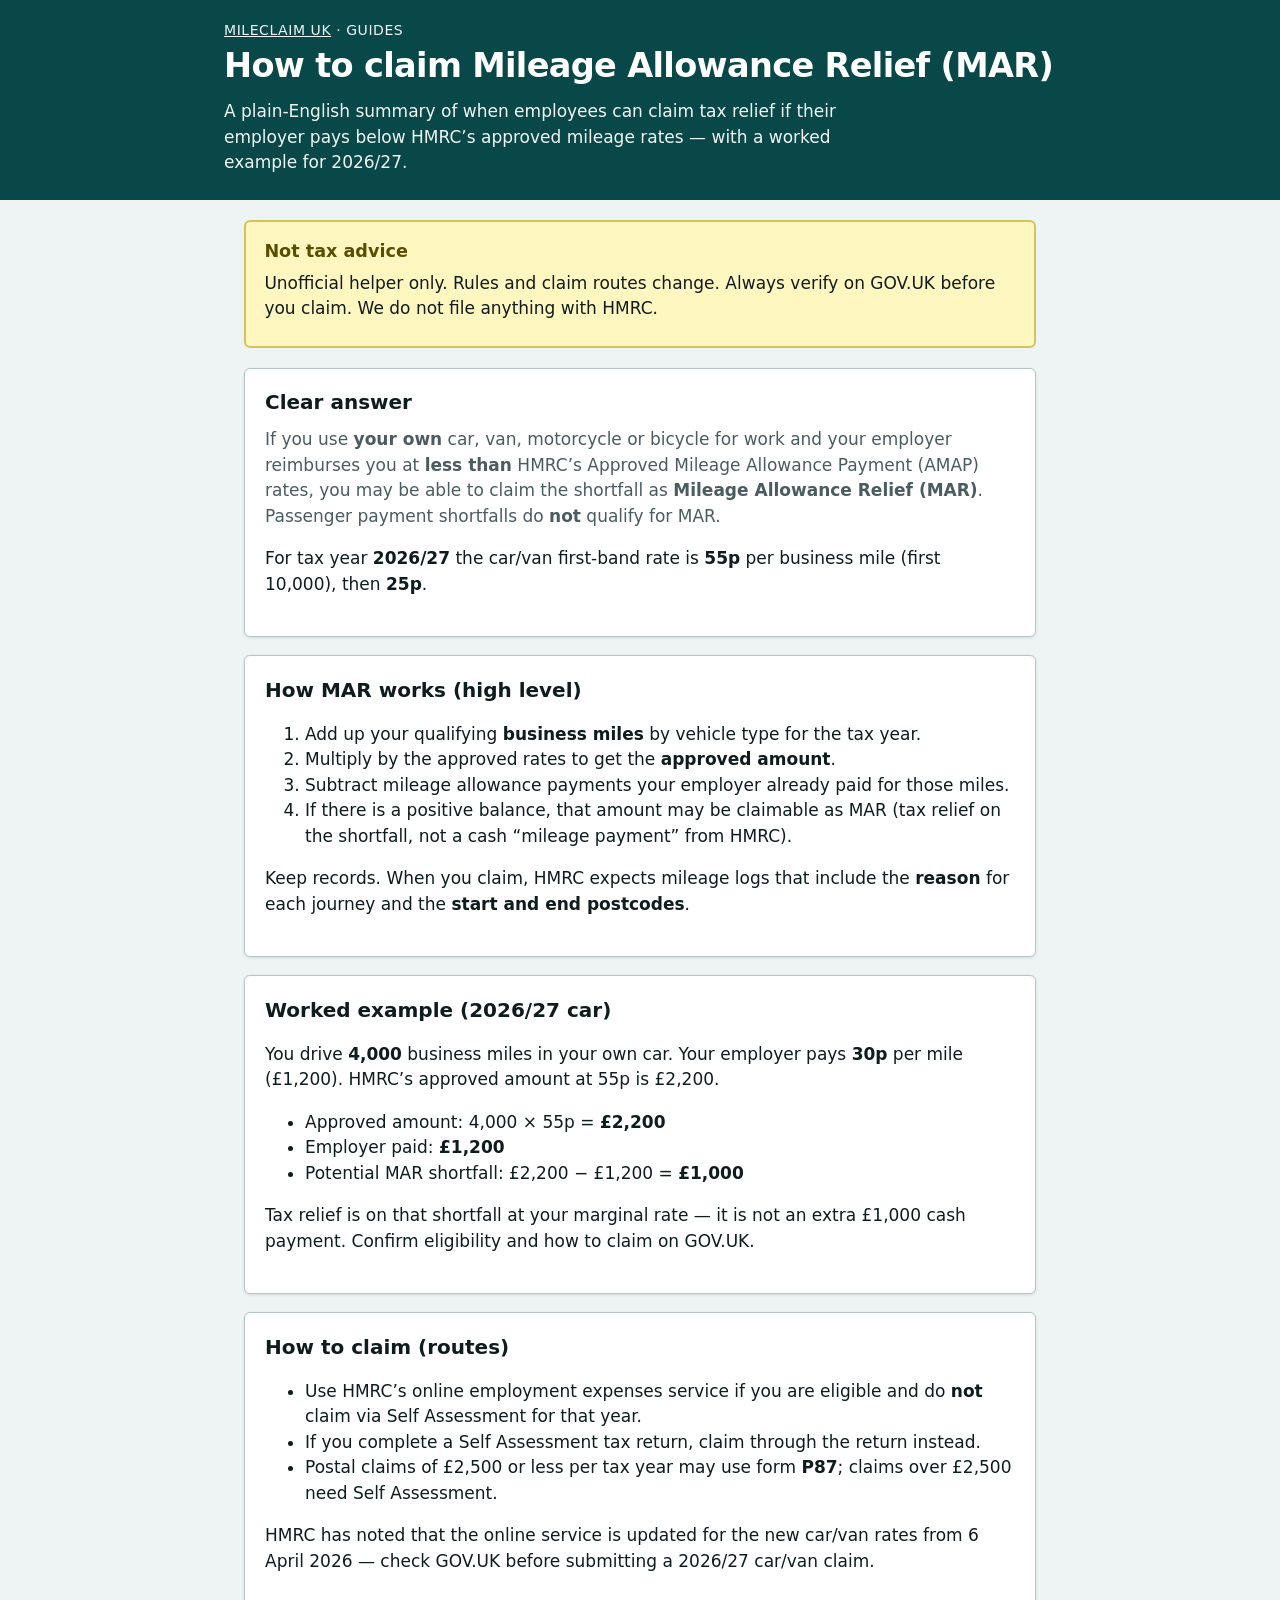
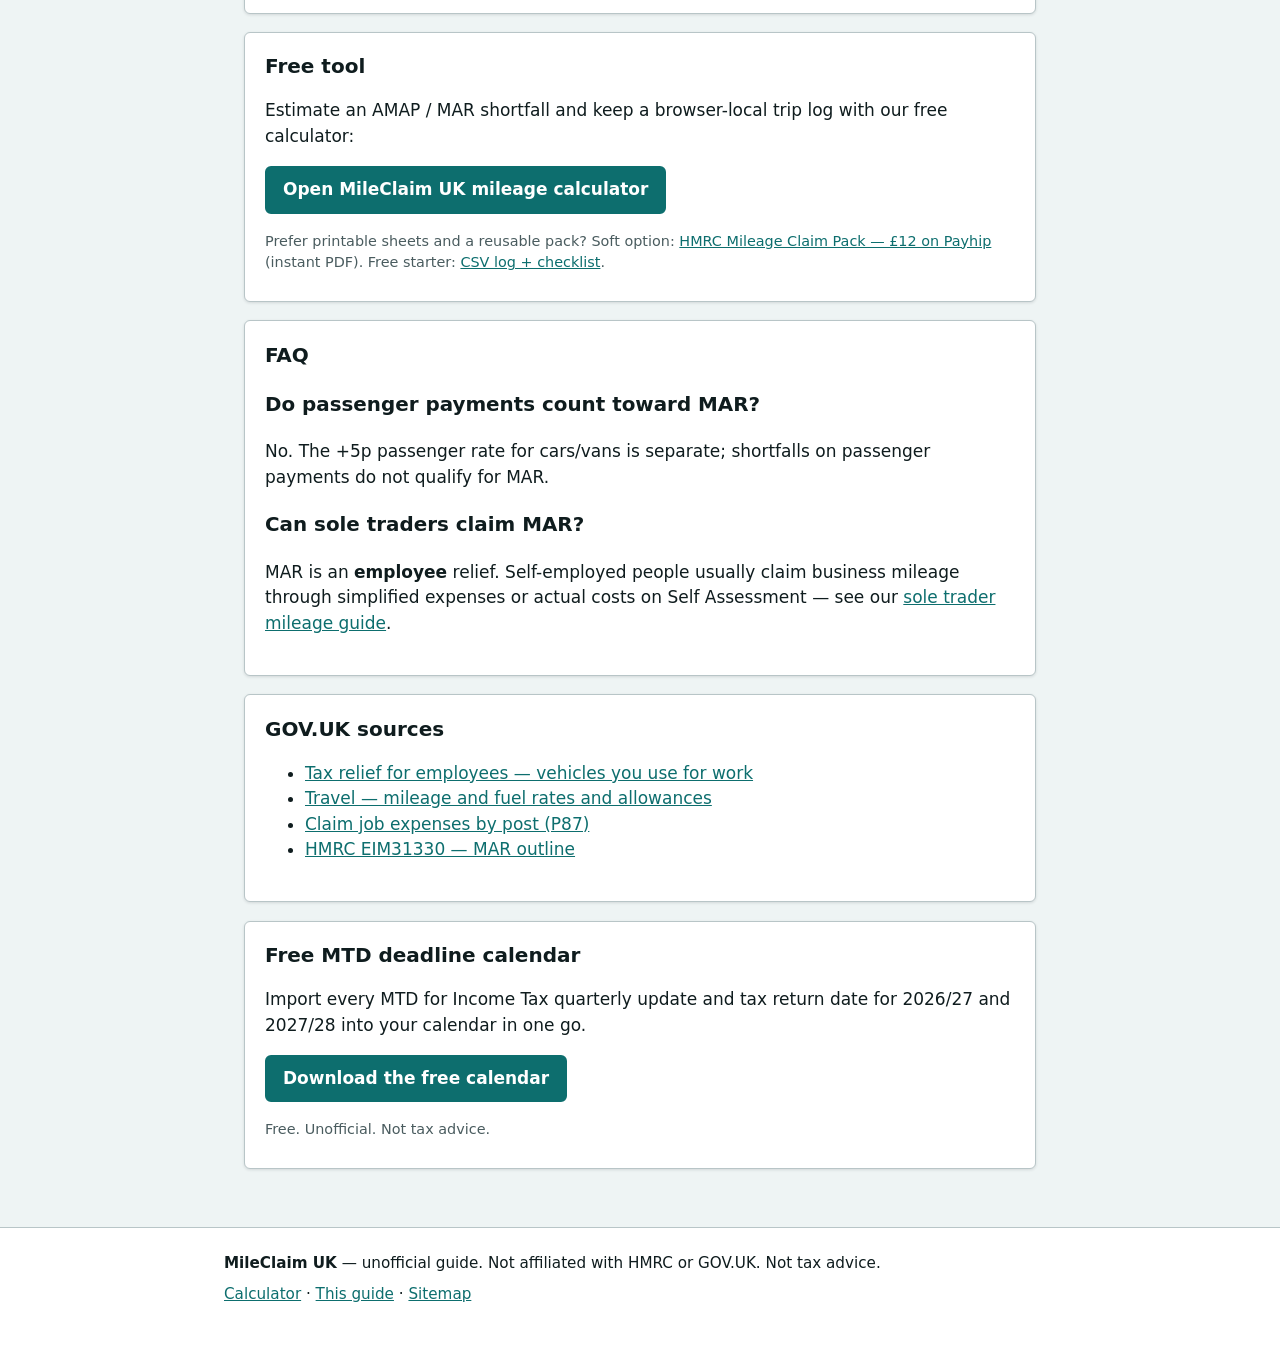
<file: guides/mileage-allowance-relief/index.html>
<!DOCTYPE html>
<html lang="en-GB">
<head>
  <meta charset="utf-8">
  <meta name="viewport" content="width=device-width, initial-scale=1">
  <title>How to claim Mileage Allowance Relief (MAR) — UK guide 2026/27 | MileClaim</title>
  <meta name="description" content="How to claim Mileage Allowance Relief if your employer pays below HMRC AMAP rates. 2026/27 car rate 55p. Worked example, GOV.UK links, free calculator. Not tax advice.">
  <meta name="robots" content="index,follow">
  <link rel="canonical" href="https://besttechguides.github.io/mileclaim-uk/guides/mileage-allowance-relief/">
  <link rel="sitemap" type="application/xml" title="Sitemap" href="https://besttechguides.github.io/mileclaim-uk/sitemap.xml">
  <meta property="og:type" content="article">
  <meta property="og:locale" content="en_GB">
  <meta property="og:url" content="https://besttechguides.github.io/mileclaim-uk/guides/mileage-allowance-relief/">
  <meta property="og:title" content="How to claim Mileage Allowance Relief (MAR) — UK guide 2026/27">
  <meta property="og:description" content="Claim MAR when your employer pays below HMRC AMAP rates. 2026/27 car rate 55p. Worked example and free calculator.">
  <link rel="stylesheet" href="../../styles.css">
  <script type="application/ld+json">
  {
    "@context": "https://schema.org",
    "@type": "FAQPage",
    "mainEntity": [
      {
        "@type": "Question",
        "name": "What is Mileage Allowance Relief (MAR)?",
        "acceptedAnswer": {
          "@type": "Answer",
          "text": "Mileage Allowance Relief is tax relief employees can claim when they use their own vehicle for work and their employer pays less than HMRC’s approved mileage rates (AMAP) for those business miles. Passenger shortfalls do not qualify for MAR. See GOV.UK: Tax relief for employees — vehicles you use for work."
        }
      },
      {
        "@type": "Question",
        "name": "How do I claim Mileage Allowance Relief?",
        "acceptedAnswer": {
          "@type": "Answer",
          "text": "Keep mileage logs with date, reason, start and end postcodes, and miles. Work out the approved amount at HMRC rates, subtract what your employer paid, then claim online via HMRC’s employment expenses service, or through Self Assessment if you complete a tax return. Claims of £2,500 or less per year can also use form P87 by post. Always confirm the current process on GOV.UK."
        }
      },
      {
        "@type": "Question",
        "name": "What are the HMRC mileage rates for MAR in 2026/27?",
        "acceptedAnswer": {
          "@type": "Answer",
          "text": "For tax year 2026/27, cars and vans are 55p for the first 10,000 business miles then 25p; motorcycles 24p; bicycles 20p. Verify on GOV.UK Travel — mileage and fuel rates and allowances."
        }
      }
    ]
  }
  </script>
</head>
<body>
  <a class="skip-link" href="#main">Skip to content</a>
  <header class="site-header">
    <div class="site-header__inner">
      <p class="site-header__eyebrow"><a href="../../" style="color:inherit">MileClaim UK</a> · Guides</p>
      <h1>How to claim Mileage Allowance Relief (MAR)</h1>
      <p>A plain-English summary of when employees can claim tax relief if their employer pays below HMRC’s approved mileage rates — with a worked example for 2026/27.</p>
    </div>
  </header>

  <main id="main">
    <aside class="disclaimer" role="note">
      <h2>Not tax advice</h2>
      <p>Unofficial helper only. Rules and claim routes change. Always verify on GOV.UK before you claim. We do not file anything with HMRC.</p>
    </aside>

    <section class="panel">
      <h2>Clear answer</h2>
      <p class="lede">If you use <strong>your own</strong> car, van, motorcycle or bicycle for work and your employer reimburses you at <strong>less than</strong> HMRC’s Approved Mileage Allowance Payment (AMAP) rates, you may be able to claim the shortfall as <strong>Mileage Allowance Relief (MAR)</strong>. Passenger payment shortfalls do <strong>not</strong> qualify for MAR.</p>
      <p>For tax year <strong>2026/27</strong> the car/van first-band rate is <strong>55p</strong> per business mile (first 10,000), then <strong>25p</strong>.</p>
    </section>

    <section class="panel">
      <h2>How MAR works (high level)</h2>
      <ol>
        <li>Add up your qualifying <strong>business miles</strong> by vehicle type for the tax year.</li>
        <li>Multiply by the approved rates to get the <strong>approved amount</strong>.</li>
        <li>Subtract mileage allowance payments your employer already paid for those miles.</li>
        <li>If there is a positive balance, that amount may be claimable as MAR (tax relief on the shortfall, not a cash “mileage payment” from HMRC).</li>
      </ol>
      <p>Keep records. When you claim, HMRC expects mileage logs that include the <strong>reason</strong> for each journey and the <strong>start and end postcodes</strong>.</p>
    </section>

    <section class="panel">
      <h2>Worked example (2026/27 car)</h2>
      <p>You drive <strong>4,000</strong> business miles in your own car. Your employer pays <strong>30p</strong> per mile (£1,200). HMRC’s approved amount at 55p is £2,200.</p>
      <ul>
        <li>Approved amount: 4,000 × 55p = <strong>£2,200</strong></li>
        <li>Employer paid: <strong>£1,200</strong></li>
        <li>Potential MAR shortfall: £2,200 − £1,200 = <strong>£1,000</strong></li>
      </ul>
      <p>Tax relief is on that shortfall at your marginal rate — it is not an extra £1,000 cash payment. Confirm eligibility and how to claim on GOV.UK.</p>
    </section>

    <section class="panel">
      <h2>How to claim (routes)</h2>
      <ul>
        <li>Use HMRC’s online employment expenses service if you are eligible and do <strong>not</strong> claim via Self Assessment for that year.</li>
        <li>If you complete a Self Assessment tax return, claim through the return instead.</li>
        <li>Postal claims of £2,500 or less per tax year may use form <strong>P87</strong>; claims over £2,500 need Self Assessment.</li>
      </ul>
      <p>HMRC has noted that the online service is updated for the new car/van rates from 6 April 2026 — check GOV.UK before submitting a 2026/27 car/van claim.</p>
    </section>

    <section class="panel">
      <h2>Free tool</h2>
      <p>Estimate an AMAP / MAR shortfall and keep a browser-local trip log with our free calculator:</p>
      <p><a class="btn btn--primary" href="../../">Open MileClaim UK mileage calculator</a></p>
      <p class="hint">Prefer printable sheets and a reusable pack? Soft option: <a href="https://payhip.com/b/d2CPD" rel="noopener noreferrer" target="_blank">HMRC Mileage Claim Pack — £12 on Payhip</a> (instant PDF). Free starter: <a href="../../freebie/">CSV log + checklist</a>.</p>
    </section>

    <section class="panel" id="faq">
      <h2>FAQ</h2>
      <h3>Do passenger payments count toward MAR?</h3>
      <p>No. The +5p passenger rate for cars/vans is separate; shortfalls on passenger payments do not qualify for MAR.</p>
      <h3>Can sole traders claim MAR?</h3>
      <p>MAR is an <strong>employee</strong> relief. Self-employed people usually claim business mileage through simplified expenses or actual costs on Self Assessment — see our <a href="../sole-trader-mileage/">sole trader mileage guide</a>.</p>
    </section>

    <section class="panel sources">
      <h2>GOV.UK sources</h2>
      <ul>
        <li><a href="https://www.gov.uk/tax-relief-for-employees/vehicles-you-use-for-work" rel="noopener noreferrer" target="_blank">Tax relief for employees — vehicles you use for work</a></li>
        <li><a href="https://www.gov.uk/government/publications/rates-and-allowances-travel-mileage-and-fuel-allowances/travel-mileage-and-fuel-rates-and-allowances" rel="noopener noreferrer" target="_blank">Travel — mileage and fuel rates and allowances</a></li>
        <li><a href="https://www.gov.uk/guidance/send-an-income-tax-relief-claim-for-job-expenses-by-post-or-phone" rel="noopener noreferrer" target="_blank">Claim job expenses by post (P87)</a></li>
        <li><a href="https://www.gov.uk/hmrc-internal-manuals/employment-income-manual/eim31330" rel="noopener noreferrer" target="_blank">HMRC EIM31330 — MAR outline</a></li>
      </ul>
    </section>
  <section class="panel no-print" aria-labelledby="mtd-cal-cta-b">
  <h2 id="mtd-cal-cta-b">Free MTD deadline calendar</h2>
  <p>Import every MTD for Income Tax quarterly update and tax return date for 2026/27 and 2027/28 into your calendar in one go.</p>
  <p><a class="btn btn--primary" href="https://payhip.com/b/mdgKk" target="_blank" rel="noopener">Download the free calendar</a></p>
  <p class="hint">Free. Unofficial. Not tax advice.</p>
</section>
</main>

  <footer class="site-footer">
    <div class="site-footer__inner">
      <p><strong>MileClaim UK</strong> — unofficial guide. Not affiliated with HMRC or GOV.UK. Not tax advice.</p>
      <p><a href="../../">Calculator</a> · <a href="../mileage-allowance-relief/">This guide</a> · <a href="https://besttechguides.github.io/mileclaim-uk/sitemap.xml">Sitemap</a></p>
    </div>
  </footer>
</body>
</html>
</file>
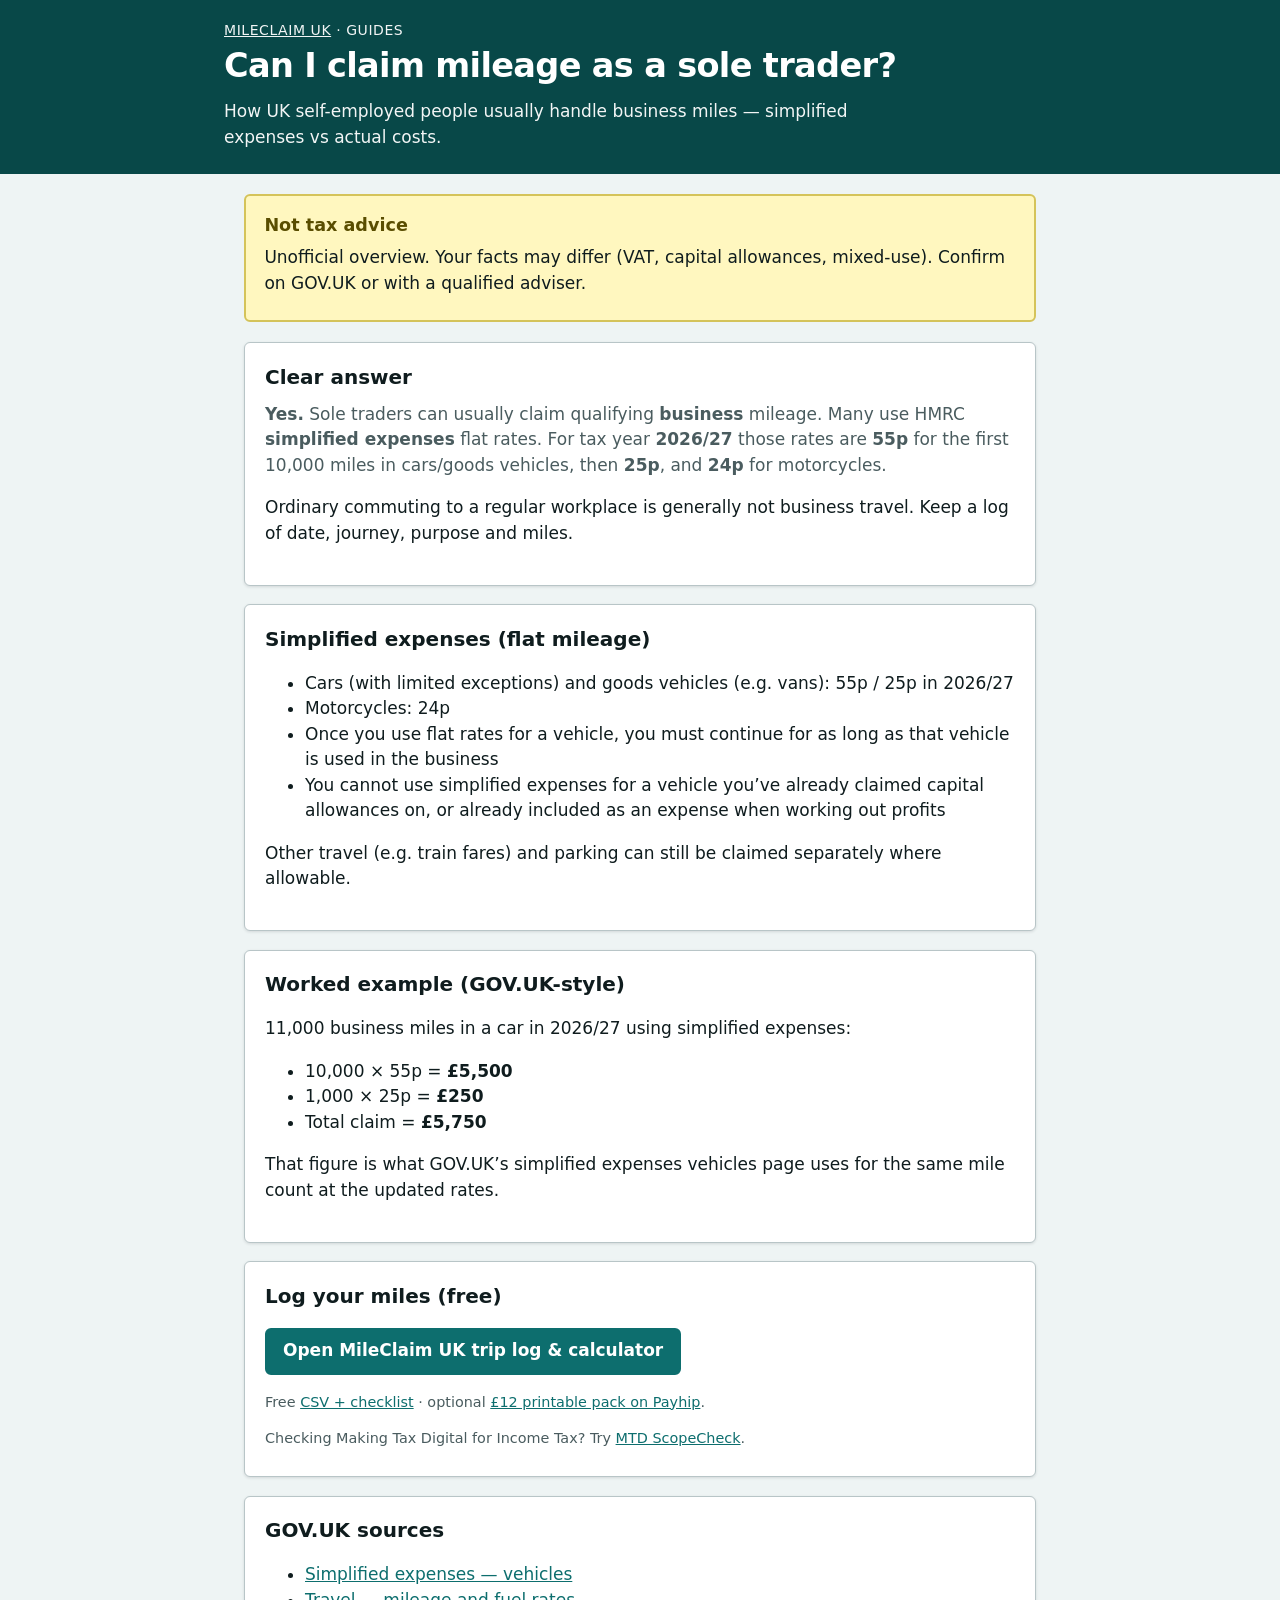
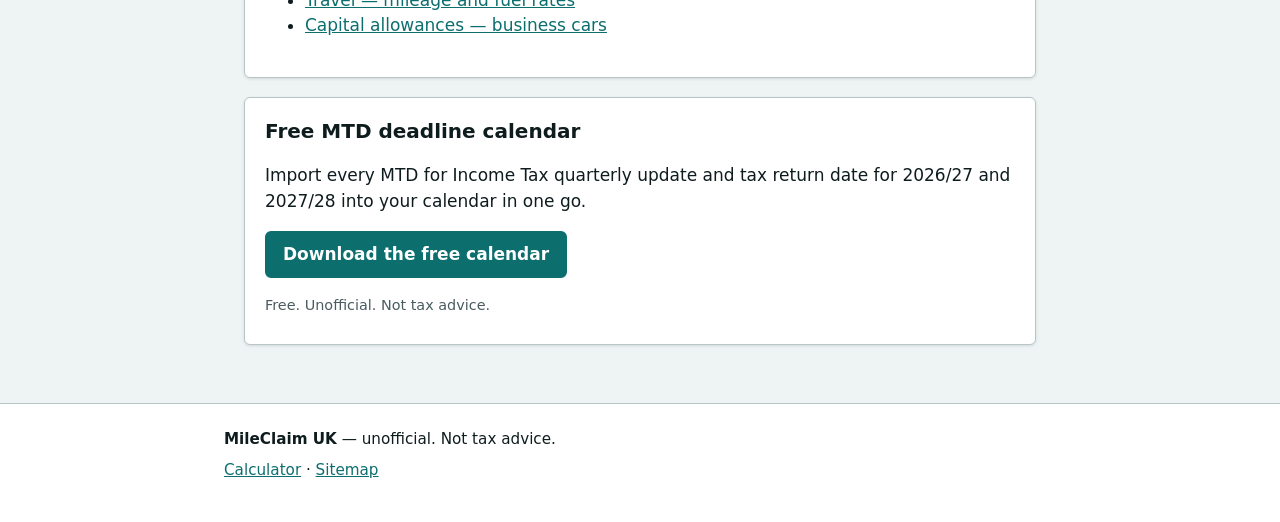
<file: guides/sole-trader-mileage/index.html>
<!DOCTYPE html>
<html lang="en-GB">
<head>
  <meta charset="utf-8">
  <meta name="viewport" content="width=device-width, initial-scale=1">
  <title>Can I claim mileage as a sole trader? UK guide 2026/27 | MileClaim</title>
  <meta name="description" content="Yes — UK sole traders can claim business mileage via simplified expenses (55p/25p for cars in 2026/27) or actual costs. Rules, example, free log. Not tax advice.">
  <meta name="robots" content="index,follow">
  <link rel="canonical" href="https://besttechguides.github.io/mileclaim-uk/guides/sole-trader-mileage/">
  <link rel="sitemap" type="application/xml" title="Sitemap" href="https://besttechguides.github.io/mileclaim-uk/sitemap.xml">
  <meta property="og:type" content="article">
  <meta property="og:locale" content="en_GB">
  <meta property="og:url" content="https://besttechguides.github.io/mileclaim-uk/guides/sole-trader-mileage/">
  <meta property="og:title" content="Can I claim mileage as a sole trader?">
  <meta property="og:description" content="Simplified expenses mileage rates for sole traders in 2026/27 and how to keep evidence.">
  <link rel="stylesheet" href="../../styles.css">
  <script type="application/ld+json">
  {
    "@context": "https://schema.org",
    "@type": "FAQPage",
    "mainEntity": [
      {
        "@type": "Question",
        "name": "Can I claim mileage as a sole trader in the UK?",
        "acceptedAnswer": {
          "@type": "Answer",
          "text": "Yes. If you are self-employed you can usually claim qualifying business vehicle costs on your Self Assessment. Many sole traders use simplified expenses flat mileage rates (for 2026/27: 55p then 25p for cars and goods vehicles; 24p for motorcycles). Alternatively you may use actual costs, subject to the rules on GOV.UK. You cannot use simplified expenses for a vehicle you have already claimed capital allowances on."
        }
      },
      {
        "@type": "Question",
        "name": "Is sole trader mileage the same as Mileage Allowance Relief?",
        "acceptedAnswer": {
          "@type": "Answer",
          "text": "No. Mileage Allowance Relief (MAR) is for employees whose employer pays below AMAP rates. Sole traders claim business mileage as an expense through Self Assessment using simplified expenses or actual costs."
        }
      }
    ]
  }
  </script>
</head>
<body>
  <a class="skip-link" href="#main">Skip to content</a>
  <header class="site-header">
    <div class="site-header__inner">
      <p class="site-header__eyebrow"><a href="../../" style="color:inherit">MileClaim UK</a> · Guides</p>
      <h1>Can I claim mileage as a sole trader?</h1>
      <p>How UK self-employed people usually handle business miles — simplified expenses vs actual costs.</p>
    </div>
  </header>

  <main id="main">
    <aside class="disclaimer" role="note">
      <h2>Not tax advice</h2>
      <p>Unofficial overview. Your facts may differ (VAT, capital allowances, mixed-use). Confirm on GOV.UK or with a qualified adviser.</p>
    </aside>

    <section class="panel">
      <h2>Clear answer</h2>
      <p class="lede"><strong>Yes.</strong> Sole traders can usually claim qualifying <strong>business</strong> mileage. Many use HMRC <strong>simplified expenses</strong> flat rates. For tax year <strong>2026/27</strong> those rates are <strong>55p</strong> for the first 10,000 miles in cars/goods vehicles, then <strong>25p</strong>, and <strong>24p</strong> for motorcycles.</p>
      <p>Ordinary commuting to a regular workplace is generally not business travel. Keep a log of date, journey, purpose and miles.</p>
    </section>

    <section class="panel">
      <h2>Simplified expenses (flat mileage)</h2>
      <ul>
        <li>Cars (with limited exceptions) and goods vehicles (e.g. vans): 55p / 25p in 2026/27</li>
        <li>Motorcycles: 24p</li>
        <li>Once you use flat rates for a vehicle, you must continue for as long as that vehicle is used in the business</li>
        <li>You cannot use simplified expenses for a vehicle you’ve already claimed capital allowances on, or already included as an expense when working out profits</li>
      </ul>
      <p>Other travel (e.g. train fares) and parking can still be claimed separately where allowable.</p>
    </section>

    <section class="panel">
      <h2>Worked example (GOV.UK-style)</h2>
      <p>11,000 business miles in a car in 2026/27 using simplified expenses:</p>
      <ul>
        <li>10,000 × 55p = <strong>£5,500</strong></li>
        <li>1,000 × 25p = <strong>£250</strong></li>
        <li>Total claim = <strong>£5,750</strong></li>
      </ul>
      <p>That figure is what GOV.UK’s simplified expenses vehicles page uses for the same mile count at the updated rates.</p>
    </section>

    <section class="panel">
      <h2>Log your miles (free)</h2>
      <p><a class="btn btn--primary" href="../../">Open MileClaim UK trip log &amp; calculator</a></p>
      <p class="hint">Free <a href="../../freebie/">CSV + checklist</a> · optional <a href="https://payhip.com/b/d2CPD" rel="noopener noreferrer" target="_blank">£12 printable pack on Payhip</a>.</p>
      <p class="hint">Checking Making Tax Digital for Income Tax? Try <a href="https://besttechguides.github.io/mtd-scopecheck/" rel="noopener noreferrer">MTD ScopeCheck</a>.</p>
    </section>

    <section class="panel sources">
      <h2>GOV.UK sources</h2>
      <ul>
        <li><a href="https://www.gov.uk/simpler-income-tax-simplified-expenses/vehicles" rel="noopener noreferrer" target="_blank">Simplified expenses — vehicles</a></li>
        <li><a href="https://www.gov.uk/government/publications/rates-and-allowances-travel-mileage-and-fuel-allowances/travel-mileage-and-fuel-rates-and-allowances" rel="noopener noreferrer" target="_blank">Travel — mileage and fuel rates</a></li>
        <li><a href="https://www.gov.uk/capital-allowances/business-cars" rel="noopener noreferrer" target="_blank">Capital allowances — business cars</a></li>
      </ul>
    </section>
  <section class="panel no-print" aria-labelledby="mtd-cal-cta-b">
  <h2 id="mtd-cal-cta-b">Free MTD deadline calendar</h2>
  <p>Import every MTD for Income Tax quarterly update and tax return date for 2026/27 and 2027/28 into your calendar in one go.</p>
  <p><a class="btn btn--primary" href="https://payhip.com/b/mdgKk" target="_blank" rel="noopener">Download the free calendar</a></p>
  <p class="hint">Free. Unofficial. Not tax advice.</p>
</section>
</main>

  <footer class="site-footer">
    <div class="site-footer__inner">
      <p><strong>MileClaim UK</strong> — unofficial. Not tax advice.</p>
      <p><a href="../../">Calculator</a> · <a href="https://besttechguides.github.io/mileclaim-uk/sitemap.xml">Sitemap</a></p>
    </div>
  </footer>
</body>
</html>
</file>
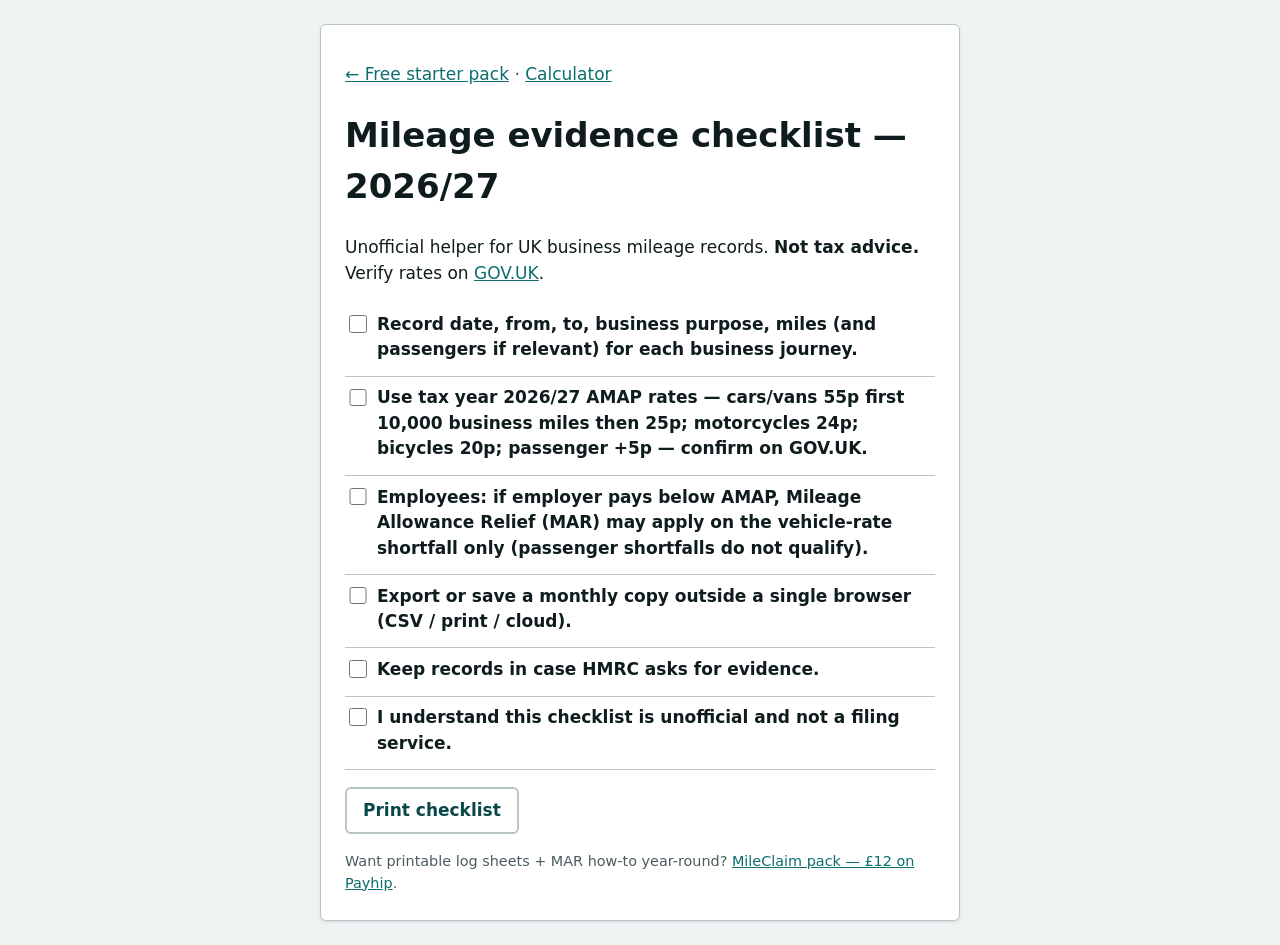
<file: freebie/mileage-evidence-checklist.html>
<!DOCTYPE html>
<html lang="en-GB">
<head>
  <meta charset="utf-8">
  <meta name="viewport" content="width=device-width, initial-scale=1">
  <title>Mileage evidence checklist 2026/27 — MileClaim UK</title>
  <meta name="robots" content="noindex">
  <link rel="stylesheet" href="../styles.css">
  <style>
    @media print {
      .no-print { display: none !important; }
      body { background: #fff; }
      main { max-width: none; box-shadow: none; }
    }
    .checklist { list-style: none; padding: 0; }
    .checklist li {
      display: grid;
      grid-template-columns: 1.5rem 1fr;
      gap: 0.5rem;
      padding: 0.55rem 0;
      border-bottom: 1px solid var(--border);
    }
    .checklist input { width: 1.1rem; height: 1.1rem; margin-top: 0.2rem; }
  </style>
</head>
<body>
  <main class="panel" style="max-width: 40rem; margin: 1.5rem auto; padding: 1.25rem 1.5rem;">
    <p class="no-print muted"><a href="./">← Free starter pack</a> · <a href="../">Calculator</a></p>
    <h1>Mileage evidence checklist — 2026/27</h1>
    <p>Unofficial helper for UK business mileage records. <strong>Not tax advice.</strong> Verify rates on <a href="https://www.gov.uk/government/publications/rates-and-allowances-travel-mileage-and-fuel-allowances/travel-mileage-and-fuel-rates-and-allowances" rel="noopener noreferrer" target="_blank">GOV.UK</a>.</p>
    <ul class="checklist">
      <li><input type="checkbox" id="c1"><label for="c1">Record <strong>date, from, to, business purpose, miles</strong> (and passengers if relevant) for each business journey.</label></li>
      <li><input type="checkbox" id="c2"><label for="c2">Use tax year <strong>2026/27</strong> AMAP rates — cars/vans <strong>55p</strong> first 10,000 business miles then <strong>25p</strong>; motorcycles <strong>24p</strong>; bicycles <strong>20p</strong>; passenger <strong>+5p</strong> — confirm on GOV.UK.</label></li>
      <li><input type="checkbox" id="c3"><label for="c3">Employees: if employer pays below AMAP, <strong>Mileage Allowance Relief (MAR)</strong> may apply on the vehicle-rate shortfall only (passenger shortfalls do not qualify).</label></li>
      <li><input type="checkbox" id="c4"><label for="c4">Export or save a <strong>monthly copy</strong> outside a single browser (CSV / print / cloud).</label></li>
      <li><input type="checkbox" id="c5"><label for="c5">Keep records in case HMRC asks for evidence.</label></li>
      <li><input type="checkbox" id="c6"><label for="c6">I understand this checklist is unofficial and not a filing service.</label></li>
    </ul>
    <p class="no-print"><button type="button" class="btn btn--secondary" onclick="window.print()">Print checklist</button></p>
    <p class="hint">Want printable log sheets + MAR how-to year-round? <a href="https://payhip.com/b/d2CPD" rel="noopener noreferrer" target="_blank">MileClaim pack — £12 on Payhip</a>.</p>
  </main>
</body>
</html>
</file>
<file: styles.css>
/* MileClaim UK — mobile-first, print-friendly (deep teal / ink branding) */

:root {
  --ink: #0f1c1e;
  --muted: #4a5c5f;
  --border: #b8c5c7;
  --surface: #ffffff;
  --page: #eef4f4;
  --brand: #0d6e6e;
  --brand-dark: #084848;
  --brand-light: #d4eeec;
  --focus: #ffdd00;
  --ok: #00703c;
  --ok-bg: #cce2d8;
  --warn: #8a1538;
  --warn-bg: #f6d7de;
  --amber: #594d00;
  --amber-bg: #fff7bf;
  --danger: #942514;
  --radius: 6px;
  --shadow: 0 1px 3px rgba(15, 28, 30, 0.12);
  --max: 52rem;
  --font: "Segoe UI", system-ui, -apple-system, BlinkMacSystemFont, "Helvetica Neue", Arial, sans-serif;
}

*,
*::before,
*::after {
  box-sizing: border-box;
}

html {
  scroll-behavior: smooth;
}

body {
  margin: 0;
  font-family: var(--font);
  font-size: 1.0625rem;
  line-height: 1.5;
  color: var(--ink);
  background: var(--page);
}

a {
  color: var(--brand);
}

a:hover {
  color: var(--brand-dark);
}

a:focus-visible,
button:focus-visible,
input:focus-visible,
select:focus-visible {
  outline: 3px solid var(--focus);
  outline-offset: 0;
}

.skip-link {
  position: absolute;
  left: -9999px;
  top: 0;
  background: var(--ink);
  color: #fff;
  padding: 0.5rem 1rem;
  z-index: 100;
}

.skip-link:focus {
  left: 0;
}

.visually-hidden {
  position: absolute;
  width: 1px;
  height: 1px;
  padding: 0;
  margin: -1px;
  overflow: hidden;
  clip: rect(0, 0, 0, 0);
  white-space: nowrap;
  border: 0;
}

.site-header {
  background: var(--brand-dark);
  color: #fff;
  padding: 1.25rem 1.25rem 1.5rem;
}

.site-header__inner {
  max-width: var(--max);
  margin: 0 auto;
}

.site-header__eyebrow {
  margin: 0 0 0.35rem;
  font-size: 0.875rem;
  letter-spacing: 0.04em;
  text-transform: uppercase;
  opacity: 0.9;
}

.site-header h1 {
  margin: 0 0 0.5rem;
  font-size: clamp(1.6rem, 4vw, 2.1rem);
  font-weight: 700;
  letter-spacing: -0.02em;
}

.site-header p {
  margin: 0;
  max-width: 40rem;
  opacity: 0.95;
}

main {
  max-width: var(--max);
  margin: 0 auto;
  padding: 1.25rem 1.25rem 2.5rem;
}

.disclaimer {
  background: var(--amber-bg);
  border: 2px solid #d4c35a;
  border-radius: var(--radius);
  padding: 1rem 1.15rem;
  margin-bottom: 1.25rem;
}

.disclaimer h2 {
  margin: 0 0 0.4rem;
  font-size: 1.1rem;
  color: var(--amber);
}

.disclaimer p,
.disclaimer ul {
  margin: 0 0 0.5rem;
}

.disclaimer ul {
  padding-left: 1.2rem;
}

.disclaimer li {
  margin-bottom: 0.25rem;
}

.panel {
  background: var(--surface);
  border: 1px solid var(--border);
  border-radius: var(--radius);
  box-shadow: var(--shadow);
  padding: 1.15rem 1.25rem 1.35rem;
  margin-bottom: 1.15rem;
}

.panel h2 {
  margin: 0 0 0.65rem;
  font-size: 1.25rem;
}

.panel__header {
  display: flex;
  flex-wrap: wrap;
  align-items: center;
  justify-content: space-between;
  gap: 0.75rem;
  margin-bottom: 0.65rem;
}

.panel__header h2 {
  margin: 0;
}

.lede {
  margin: 0 0 1rem;
  color: var(--muted);
}

.field {
  margin-bottom: 1rem;
}

.field-row {
  display: grid;
  grid-template-columns: 1fr;
  gap: 0 1rem;
}

@media (min-width: 640px) {
  .field-row {
    grid-template-columns: repeat(auto-fit, minmax(10rem, 1fr));
  }
}

label,
.label {
  display: block;
  font-weight: 600;
  margin-bottom: 0.25rem;
}

.hint {
  display: block;
  font-size: 0.9rem;
  color: var(--muted);
  margin-bottom: 0.35rem;
}

input[type="text"],
input[type="number"],
input[type="date"],
select {
  width: 100%;
  max-width: 100%;
  font: inherit;
  padding: 0.5rem 0.65rem;
  border: 2px solid var(--border);
  border-radius: var(--radius);
  background: #fff;
  color: var(--ink);
}

input:hover,
select:hover {
  border-color: var(--brand);
}

.input-suffix {
  display: flex;
  align-items: stretch;
  max-width: 12rem;
}

.input-suffix input {
  border-right: 0;
  border-radius: var(--radius) 0 0 var(--radius);
}

.input-suffix span {
  display: flex;
  align-items: center;
  padding: 0 0.75rem;
  background: var(--page);
  border: 2px solid var(--border);
  border-radius: 0 var(--radius) var(--radius) 0;
  color: var(--muted);
  font-weight: 600;
}

.rates-card {
  background: var(--brand-light);
  border-left: 4px solid var(--brand);
  border-radius: 0 var(--radius) var(--radius) 0;
  padding: 0.85rem 1rem;
  margin-top: 0.25rem;
}

.rates-card h3 {
  margin: 0 0 0.4rem;
  font-size: 1rem;
}

.rates-card ul {
  margin: 0;
  padding-left: 1.2rem;
}

.rates-card li {
  margin-bottom: 0.2rem;
}

.rates-card .source {
  margin: 0.55rem 0 0;
  font-size: 0.85rem;
  color: var(--muted);
}

.totals-grid {
  display: grid;
  grid-template-columns: 1fr;
  gap: 0.75rem;
}

@media (min-width: 560px) {
  .totals-grid {
    grid-template-columns: repeat(2, 1fr);
  }
}

@media (min-width: 800px) {
  .totals-grid {
    grid-template-columns: repeat(3, 1fr);
  }
}

.stat {
  background: var(--page);
  border: 1px solid var(--border);
  border-radius: var(--radius);
  padding: 0.75rem 0.9rem;
}

.stat__label {
  display: block;
  font-size: 0.85rem;
  color: var(--muted);
  margin-bottom: 0.15rem;
}

.stat__value {
  display: block;
  font-size: 1.35rem;
  font-weight: 700;
  letter-spacing: -0.02em;
  color: var(--brand-dark);
}

.stat__note {
  display: block;
  font-size: 0.8rem;
  color: var(--muted);
  margin-top: 0.2rem;
}

.stat--accent {
  background: var(--brand-light);
  border-color: var(--brand);
}

.stat--warn {
  background: var(--warn-bg);
  border-color: #d4351c;
}

.stat--warn .stat__value {
  color: var(--warn);
}

.actions {
  display: flex;
  flex-wrap: wrap;
  gap: 0.5rem;
  margin-top: 0.5rem;
}

.actions--inline {
  margin-top: 0;
}

.btn {
  display: inline-block;
  font: inherit;
  font-weight: 600;
  padding: 0.55rem 1rem;
  border-radius: var(--radius);
  border: 2px solid transparent;
  cursor: pointer;
  text-decoration: none;
  text-align: center;
}

.btn--primary {
  background: var(--brand);
  color: #fff;
  border-color: var(--brand);
}

.btn--primary:hover {
  background: var(--brand-dark);
  border-color: var(--brand-dark);
  color: #fff;
}

.btn--secondary {
  background: #fff;
  color: var(--brand-dark);
  border-color: var(--border);
}

.btn--secondary:hover {
  border-color: var(--brand);
  color: var(--brand-dark);
}

.btn--danger {
  background: #fff;
  color: var(--danger);
  border-color: #f3a89a;
}

.btn--danger:hover {
  background: var(--warn-bg);
  border-color: var(--danger);
}

.btn--disabled,
.btn[aria-disabled="true"] {
  opacity: 0.55;
  cursor: not-allowed;
  pointer-events: none;
}

.btn--small {
  padding: 0.3rem 0.55rem;
  font-size: 0.9rem;
}

.table-wrap {
  overflow-x: auto;
  -webkit-overflow-scrolling: touch;
}

.trip-table {
  width: 100%;
  border-collapse: collapse;
  font-size: 0.95rem;
}

.trip-table th,
.trip-table td {
  text-align: left;
  padding: 0.5rem 0.55rem;
  border-bottom: 1px solid var(--border);
  vertical-align: top;
}

.trip-table th {
  font-size: 0.8rem;
  text-transform: uppercase;
  letter-spacing: 0.03em;
  color: var(--muted);
  background: var(--page);
}

.trip-table .num {
  text-align: right;
  font-variant-numeric: tabular-nums;
  white-space: nowrap;
}

.trip-table tbody tr:hover {
  background: #f7fbfb;
}

.empty-state {
  margin: 0.75rem 0 0;
  color: var(--muted);
  font-style: italic;
}

.empty-state[hidden] {
  display: none;
}


.faq h3 {
  margin: 1.15rem 0 0.35rem;
  font-size: 1.05rem;
}

.faq h3:first-of-type {
  margin-top: 0.75rem;
}

.faq p {
  margin: 0;
}

.pack {
  border-color: var(--brand);
  background: linear-gradient(180deg, #f4fbfa 0%, #fff 55%);
}

.pack__ctas {
  display: flex;
  flex-wrap: wrap;
  gap: 0.75rem;
  align-items: center;
}

.site-footer {
  border-top: 1px solid var(--border);
  background: #fff;
  padding: 1.5rem 1.25rem 2rem;
  font-size: 0.95rem;
}

.site-footer__inner {
  max-width: var(--max);
  margin: 0 auto;
}

.site-footer p {
  margin: 0 0 0.5rem;
}

.muted {
  color: var(--muted);
}

/* Print */
@media print {
  body {
    background: #fff;
    font-size: 11pt;
    color: #000;
  }

  .skip-link,
  .no-print,
  .site-header__eyebrow,
  #trip-form,
  #employer-heading,
  #employer-heading + .lede,
  #employer-heading + .lede + .field-row,
  .btn,
  .pack,
  .faq {
    display: none !important;
  }

  .site-header {
    background: none;
    color: #000;
    border-bottom: 2px solid #000;
    padding: 0 0 0.75rem;
    margin-bottom: 0.75rem;
  }

  .site-header p {
    opacity: 1;
  }

  main {
    max-width: none;
    padding: 0;
  }

  .panel,
  .disclaimer,
  .stat,
  .rates-card {
    box-shadow: none;
    break-inside: avoid;
  }

  .disclaimer {
    border: 1px solid #666;
    background: #fff;
  }

  .trip-table th {
    background: #eee;
    color: #000;
  }

  .trip-table .no-print {
    display: none;
  }

  a[href]::after {
    content: none;
  }
}
</file>
